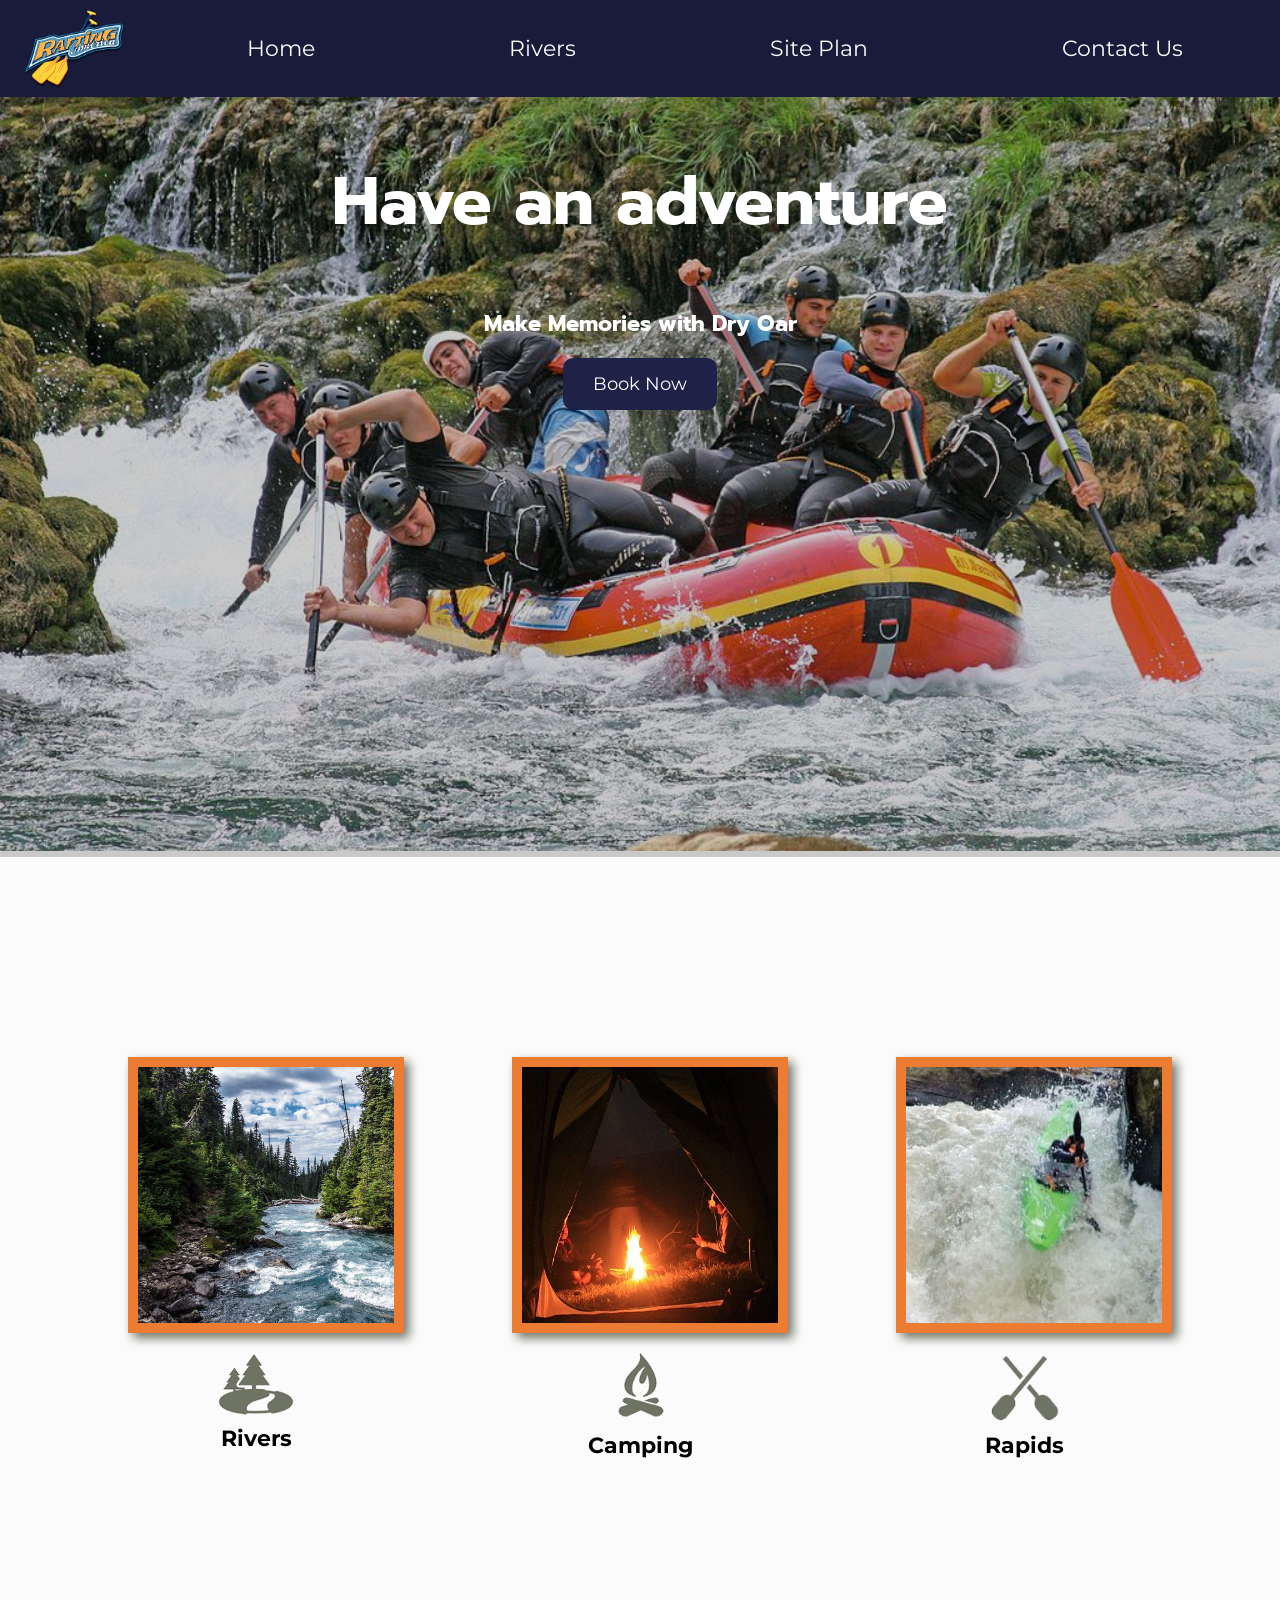
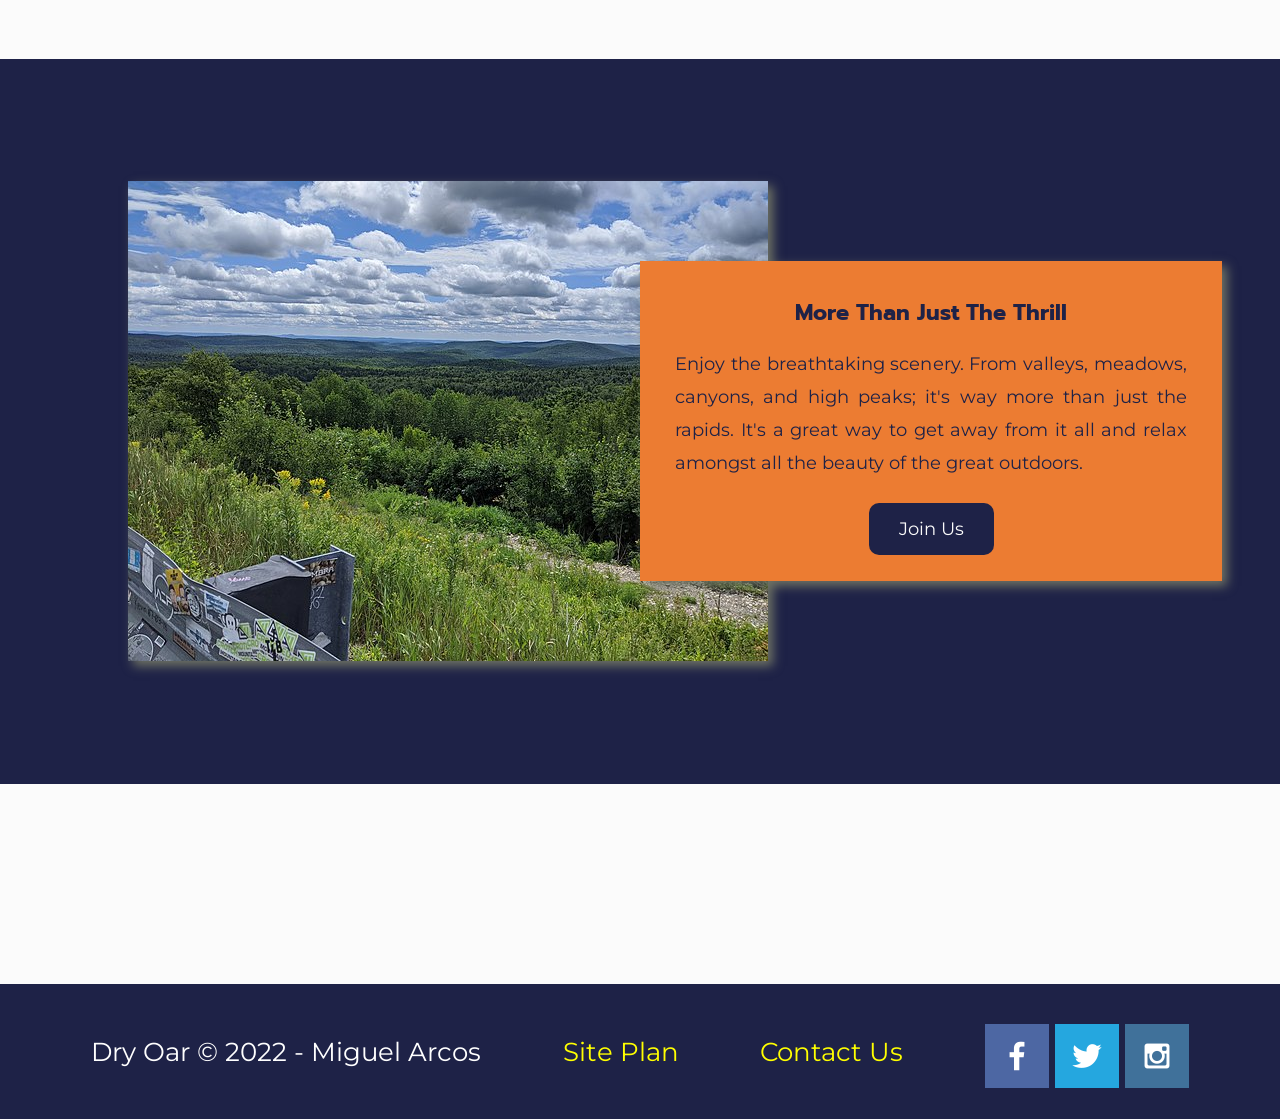
<file: wwr/index.html>
<!DOCTYPE html>
<html lang="en">
<head>
    <meta charset="UTF-8">
    <meta http-equiv="X-UA-Compatible" content="IE=edge">
    <meta name="viewport" content="width=device-width, initial-scale=1.0">
    <title>Rafting Home</title>
    <link rel="stylesheet" href="styles/styles.css">
</head>
<body>
    <div id="content" >
        <header>
            <a id="logo_link" href="index.html">
                <img class="logo" src="images/rafting.png" alt="Dry Oar Logo">
            </a>
            <nav>
                <a href="index.html">Home</a>
                <a href="rivers.html">Rivers</a>
                <a href="site-plan-rafting.html">Site Plan</a>
                <a href="contactus.html">Contact Us</a>
            </nav>
        </header>
        <div id="hero">
            <div id="hero-box">
                <img id="hero-img" src="images/hero.jpg" alt="People enjoying White water rafting">
            </div>
            <section id="hero-msg">
                <h1>Have an adventure</h1>
                <h4>Make Memories with Dry Oar </h4>
                <div class='button-box'>
                    <a class='book' href="rates.html">Book Now</a>
                </div>
            </section>
        </div>
        <main class="home-grid">
            <section class="rivers-card">
                <img class="card-img" src="images/rivers.jpg" alt="river in forest">
                <img class="icon" src="images/river_icon.png" alt="river icon">
                <h2>Rivers </h2>
            </section>
            <section class="camping-card">
                <img class="card-img" src="images/camping.jpg" alt="tent in mountains">
                <img class="icon" src="images/fire_icon.png" alt="fire icon">
                <h2>Camping </h2>
            </section>
            <section class="rapids-card">
                <img class="card-img" src="images/cascade.jpg" alt="rafting boat">
                <img class="icon" src="images/oars.png" alt="oars icon">
                <h2>Rapids </h2>
            </section>
            <div id="background"></div>
            <img class="mountains" src="images/mountains.jpg" alt="Misty mountains">
            <section class="msg">
                <h2>More Than Just The Thrill</h2>
                <p>Enjoy the breathtaking scenery. From valleys, meadows, canyons, and high peaks; it's way more than just the rapids. It's a great way to get away from it all and relax amongst all the beauty of the great outdoors. </p>
                <a class='join' href="rivers.html">Join Us</a>
            </section>
        </main>
        <footer>
            <p>Dry Oar &copy; 2022 - Miguel Arcos </p>
            <p><a href="site-plan-rafting.html">Site Plan</a></p>
            <p><a href="contactus.html">Contact Us</a></p>
            <div class="social">
                <a href="https://facebook.com" target="_blank">
                    <img src="images/facebook.png" alt="fb icon">
                </a>
                <a href="https://twitter.com" target="_blank">
                    <img src="images/twitter.png" alt="twitter icon">
                </a>
                <a href="https://instagram.com" target="_blank">
                    <img src="images/instagram.png" alt="instagram icon">
                </a>
            </div>
        </footer>
    </div>
</body>
</html>
</file>
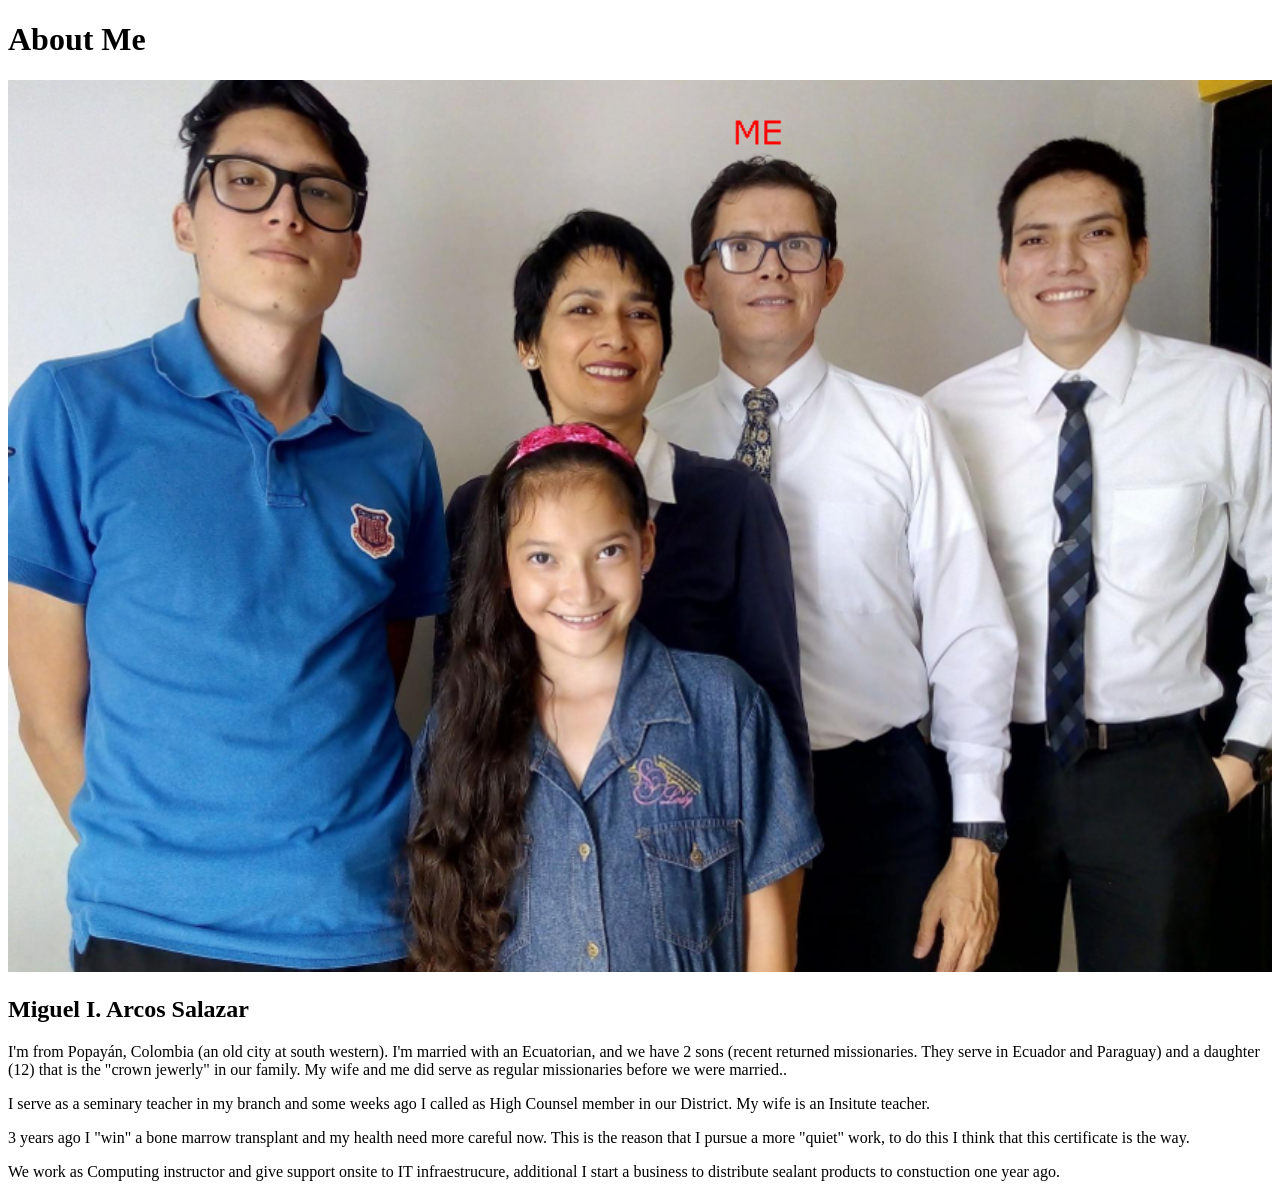
<file: W01/aboutme/index.html>
<!DOCTYPE html>
<html lang="en">
<head>
    <meta charset="UTF-8">
    <meta http-equiv="X-UA-Compatible" content="IE=edge">
    <meta name="viewport" content="width=device-width, initial-scale=1.0">
    <meta rel="stylesheet" type="text/css" href="styles/style.css">
    <title>All About Me</title>
</head>
<body>
    <div>
        <h1>About Me</h1>
        <img src="images/me.png" alt="My picture" width="100%" height="100%">
        <h2>Miguel I. Arcos Salazar</h2>
        <p>I'm from Popayán, Colombia (an old city at south western). I'm married with an Ecuatorian, and we have 2 sons (recent returned missionaries. They serve in Ecuador and Paraguay) and a daughter (12) that is the "crown jewerly" in our family. My wife and me did serve as regular missionaries before we were married..</p>
        <p>I serve as a seminary teacher in my branch and some weeks ago I called as High Counsel member in our District. My wife is an Insitute teacher. </p>
        <p>3 years ago I "win" a bone marrow transplant and my health need more careful now. This is the reason that I pursue a more "quiet" work, to do this I think that this certificate is the way. </p>
        <p>We work as Computing instructor and give support onsite to IT infraestrucure, additional I start a business to distribute sealant products to constuction one year ago.</p>
    </div>
</body>
</html>
</file>
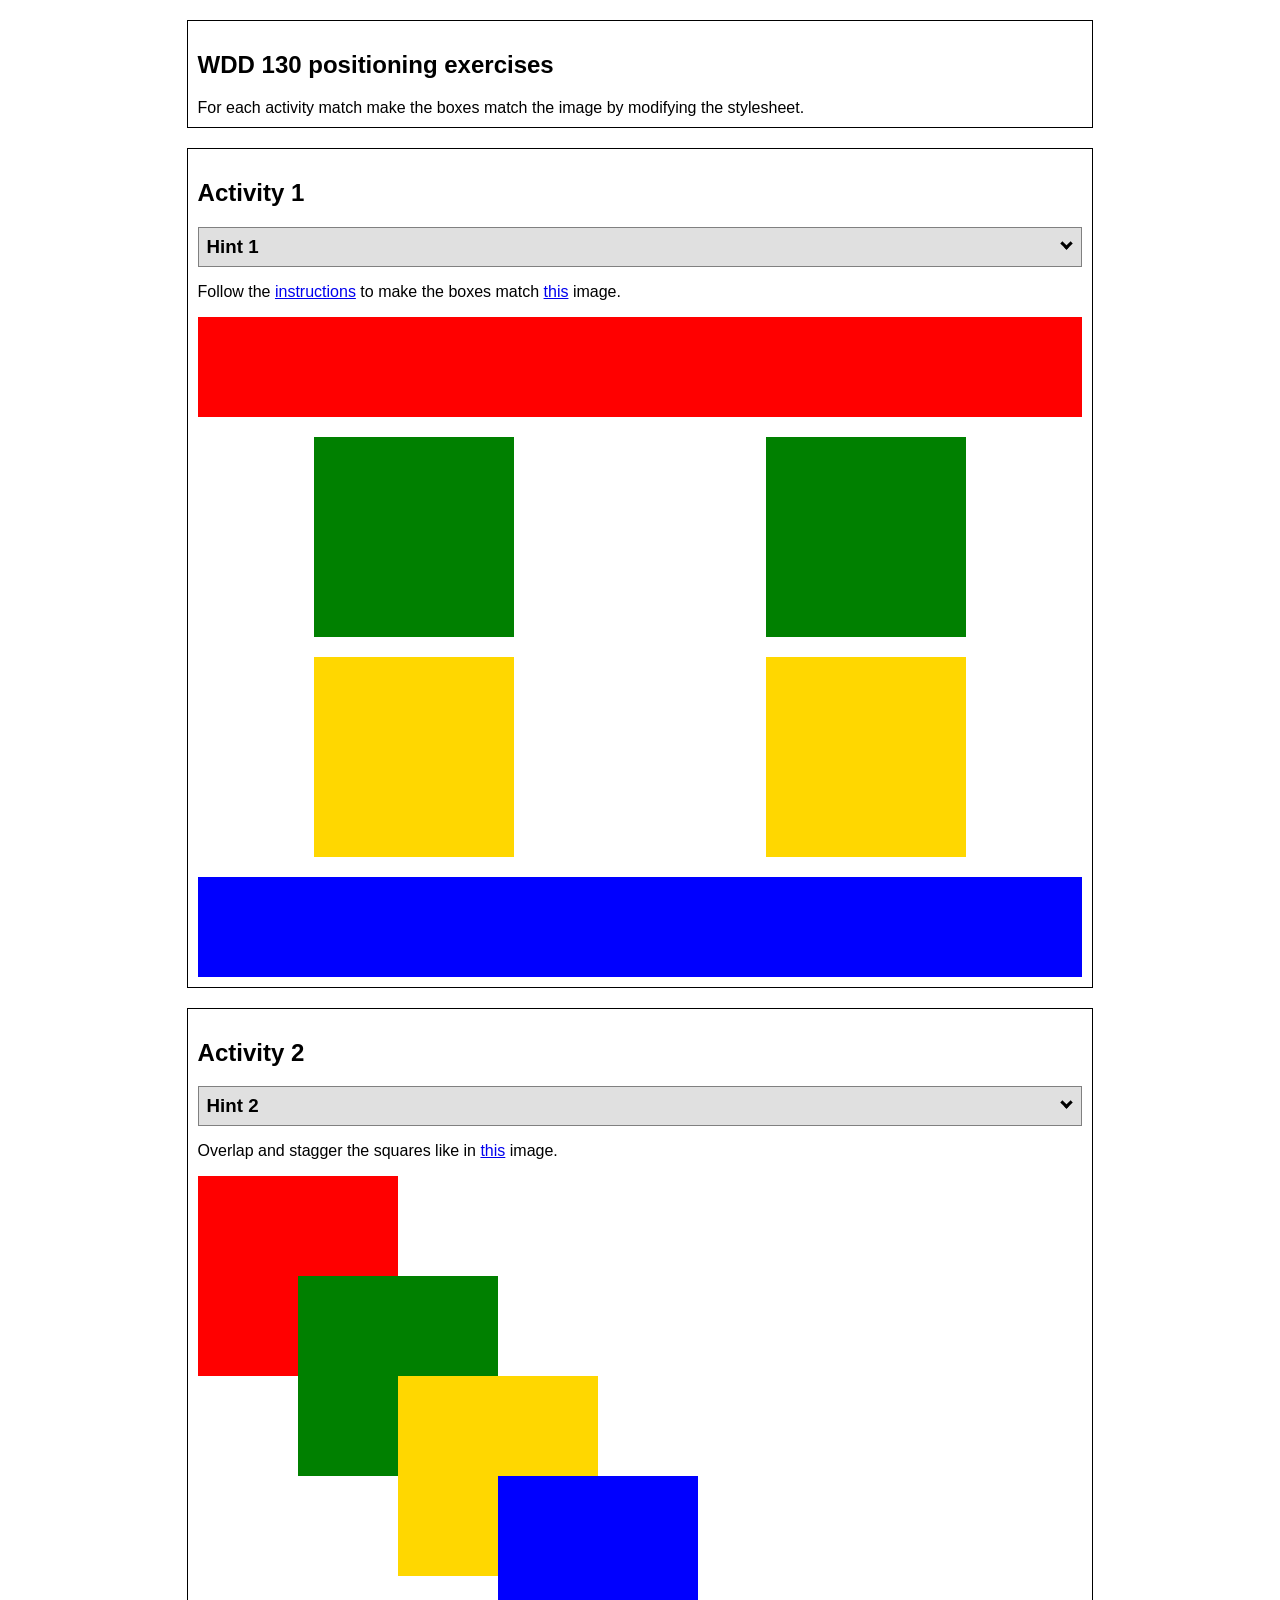
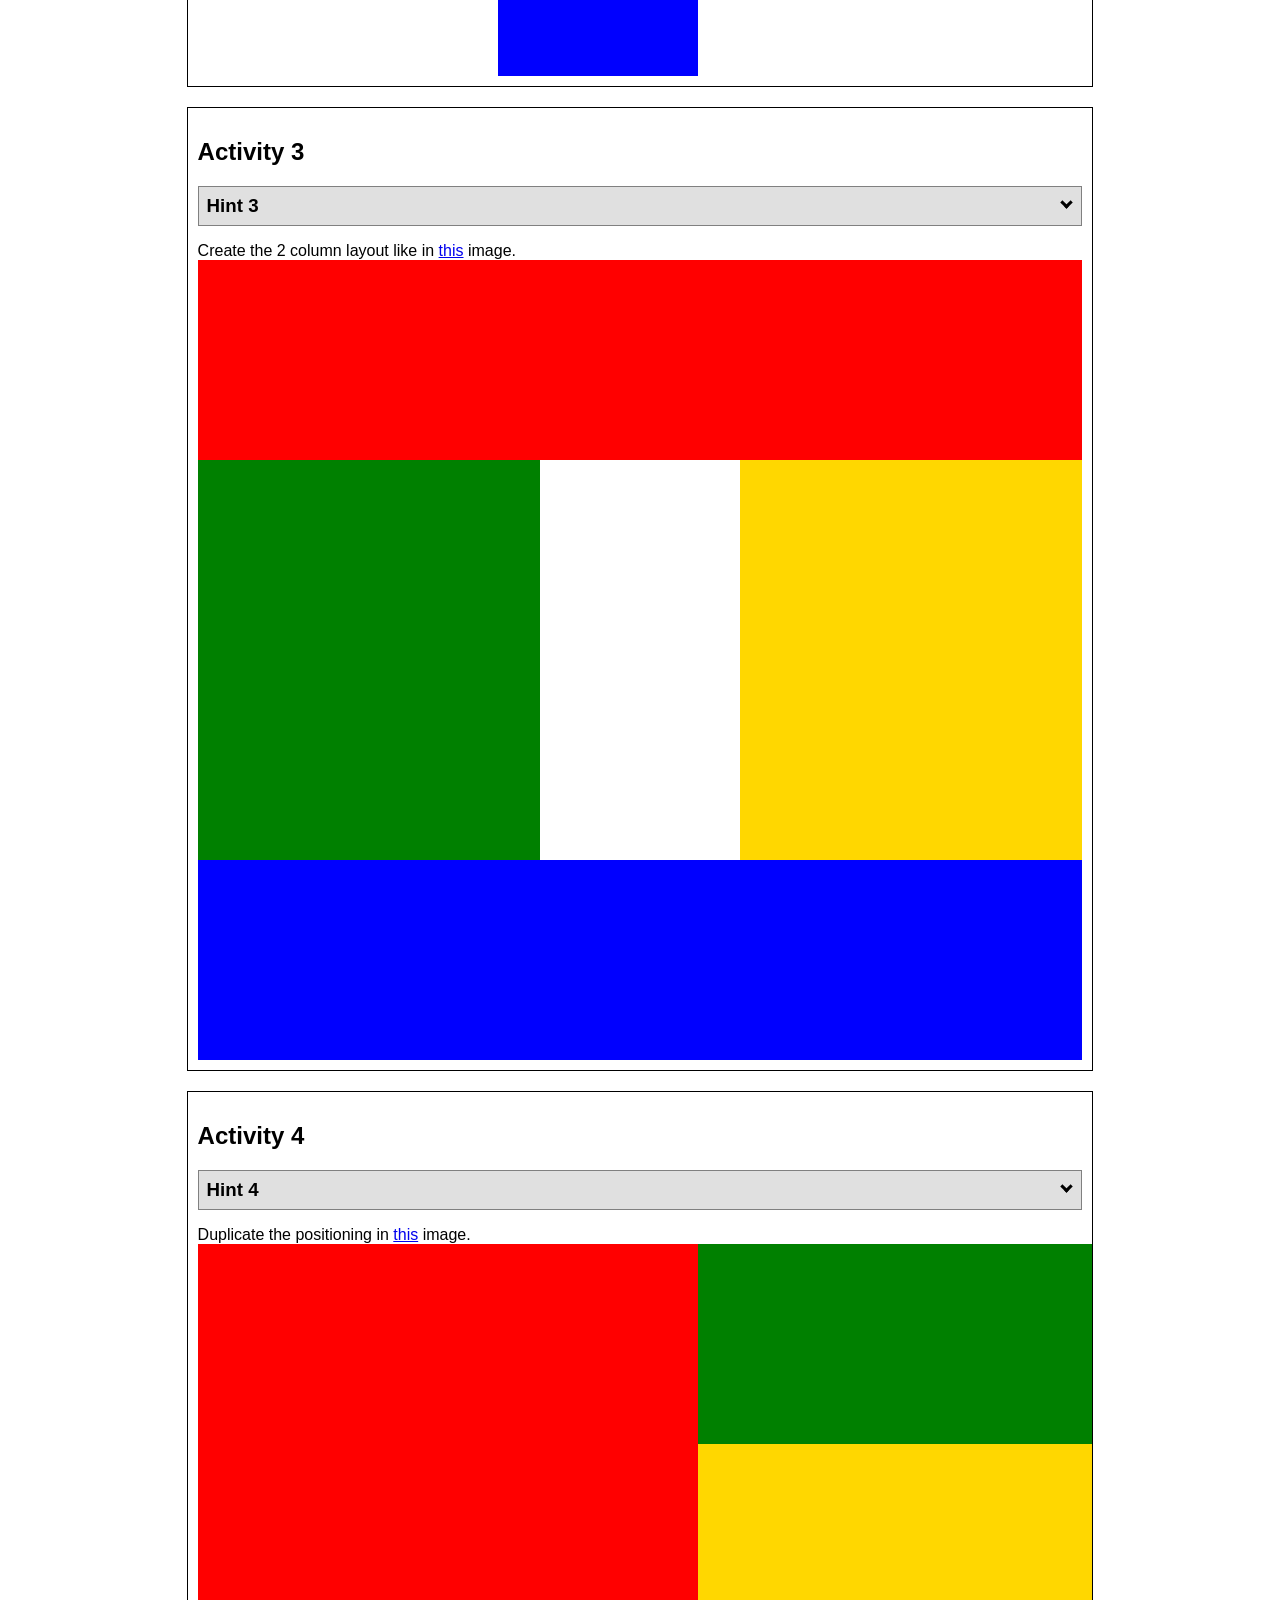
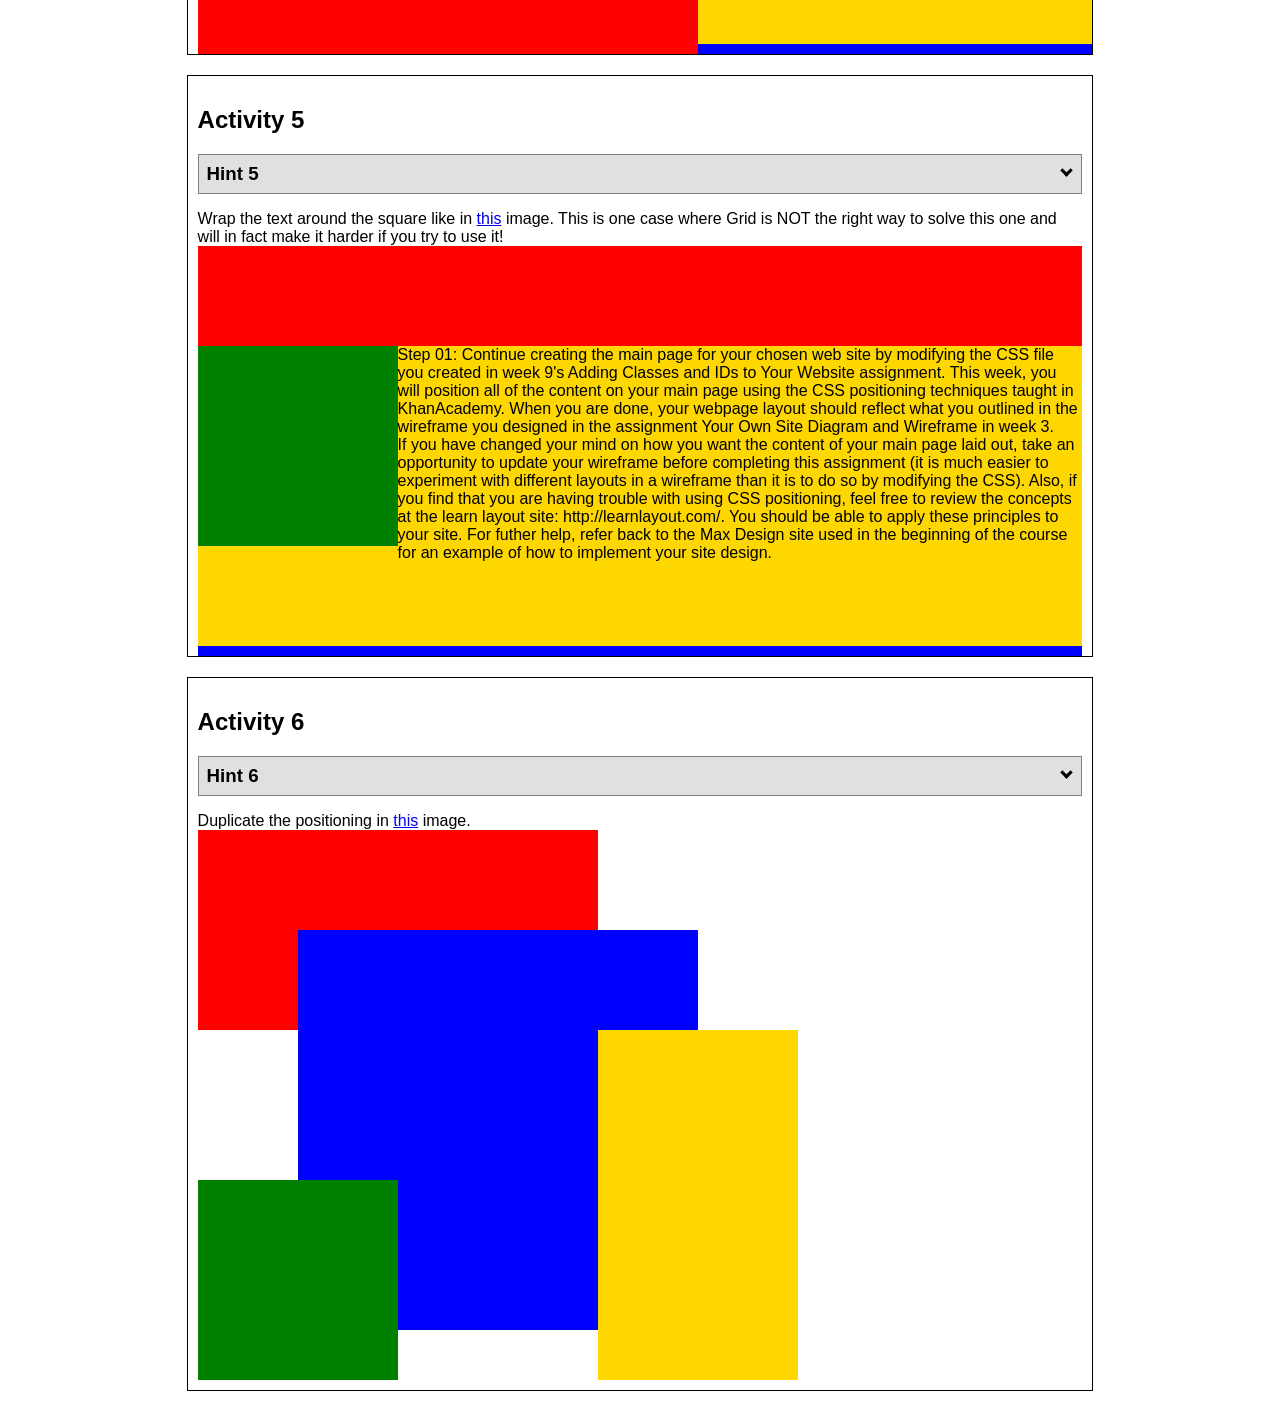
<file: positioning.html>
<!DOCTYPE html>
<html lang="en">
  <head>
    <!-- HTML - Name: positioning.html -->
    <title>Positioning Activity</title>
    <link rel="stylesheet" type="text/css" href="positionstyles.css" />
  </head>
  <body>
    <div class="activity">
      <h2>WDD 130 positioning exercises</h2>
      For each activity match make the boxes match the image by modifying the stylesheet.</div>
    <div class="activity">
      <h2>Activity 1</h2>
      <section class="hint"><input type="checkbox" ><i></i> <h3>Hint 1</h3><div><p>Check out the <a href="https://byui-wdd.github.io/wdd130/activities/w06-css-positioning.html" target="_blank">activity instructions</a> in Ilearn!</p></div></section>
      <p>Follow the <a href="https://byui-wdd.github.io/wdd130/activities/w06-css-positioning.html" target="_blank">instructions</a> to make the boxes match  <a href="https://byui-wdd.github.io/wdd130/images/example1.png" target="_blank">this</a> image.</p>
      <div class="content1" >
        <div class="red1" ></div>
        <div class="green1" ></div>
        <div class="green1" ></div>
        <div class="yellow1"></div>
        <div class="yellow1"></div>
        <div class="blue1"></div>
      </div>
    </div>
    <div class="activity">
      <h2>Activity 2</h2>
      <section class="hint"><input type="checkbox" > <h3>Hint 2</h3><i></i><div><p>Remember that the best way to shift elements around slightly on the page is with Margins.  You could also use Grid.  Either would work for this. If you choose margin, you can use a <em>negative</em> margin. (ie margin-top: -20px;)</p><h4>Properties used:</h4><ul><li>margin-top, margin-left</li><li>...or...</li><li>grid-template-columns: 50px 50px 50px 50px 50px </li></ul></div></section>
      <p>Overlap and stagger the squares like in <a href="https://byui-wdd.github.io/wdd130/images/example2.png" target="_blank">this</a> image.</p>
      <div class="content2" >
        <div class="red2" ></div>
        <div class="green2" ></div>
        <div class="yellow2"></div>
        <div class="blue2"></div>
      </div>
    </div>
    <div class="activity">
      <h2>Activity 3</h2>
      <section class="hint"><input type="checkbox" > <h3>Hint 3</h3><i></i><div><p>This one is going to be best solved with CSS Grid. Remember to make the boxes the right width first...then start moving them around. </p><h4>Properties used:</h4><ul><li>display:grid;</li><li>grid-template-columns:</li><li>grid-column-gap:</li>
        <li>grid-column:</li>  </ul></div></section>
      Create the 2 column layout like in <a href="https://byui-wdd.github.io/wdd130/images/example3.png" target="_blank">this</a>  image.
      <div class="content3" >
        <div class="red3" ></div>
        <div class="green3" ></div>
        <div class="yellow3"></div>
        <div class="blue3"></div>
      </div>
    </div>
    <div class="activity">
      <h2>Activity 4</h2>
      <section class="hint"><input type="checkbox" > <h3>Hint 4</h3><i></i><div><p>For the others we have been primarily concerned with width. For this one you will need to adjust height as well. </p><h4>Properties used:</h4><ul><li>display:grid;</li><li>grid-template-columns:</li><li>grid-row:</li></ul></div></section>
      Duplicate the positioning in <a href="https://byui-wdd.github.io/wdd130/images/example4.png" target="_blank">this</a> image. 
      <div class="content4" >
        <div class="red4" ></div>
        <div class="green4" ></div>
        <div class="yellow4"></div>
        <div class="blue4"></div>
      </div>
    </div>

    <div class="activity">
      <h2>Activity 5</h2>
      <section class="hint"><input type="checkbox" > <h3>Hint 5</h3><i></i><div><p>Grid is <strong>not</strong> the right way to do this.  In fact there is only one way to really do that...and that is with float. Remember that we float the thing we want the text to wrap around.  Also remember to start by making all the shapes the right size and shape.</p><h4>Properties used:</h4><ul><li>float: left;</li></ul></div></section>
      Wrap the text around the square like in <a href="https://byui-wdd.github.io/wdd130/images/example5.png" target="_blank">this</a> image. This is one case where Grid is NOT the right way to solve this one and will in fact make it harder if you try to use it!
      <div class="content5" >
        <div class="red5" ></div>
        <div class="green5" ></div>
        <div class="yellow5">Step 01: Continue creating the main page for your chosen web site by modifying the CSS file you created in week 9's Adding Classes and IDs to Your Website assignment. This week, you will position all of the content on your main page using the CSS positioning techniques taught in KhanAcademy. When you are done, your webpage layout should reflect what you outlined in the wireframe you designed in the assignment Your Own Site Diagram and Wireframe in week 3. <br />
          If you have changed your mind on how you want the content of your main page laid out, take an opportunity to update your wireframe before completing this assignment (it is much easier to experiment with different layouts in a wireframe than it is to do so by modifying the CSS). Also, if you find that you are having trouble with using CSS positioning, feel free to review the concepts at the learn layout site: http://learnlayout.com/. You should be able to apply these principles to your site. For futher help, refer back to the Max Design site used in the beginning of the course for an example of how to implement your site design.</div>
        <div class="blue5"></div>
      </div>
    </div>
    <div class="activity">
      <h2>Activity 6</h2>
      <section class="hint"><input type="checkbox" > <h3>Hint 6</h3><i></i><div><p>This one is all about visualizing the grid behind the layout. If you are having a hard time doing that first: all the sizes are even multiples of 100, and second here is another example with the lines drawn: <a href="https://byui-wdd.github.io/wdd130/images/example6-hint.png" target="_blank">example 6 with lines</a>. For this one you will find it easiest if you use px for the column width. You can also use <kbd>z-index</kbd> to control the element layering.    </p><h4>Properties used:</h4><ul><li>display:grid;</li><li>grid-template-columns:</li><li>grid-column:</li><li>grid-row:</li><li><a href="https://www.w3schools.com/cssref/pr_pos_z-index.asp" target="_blank">z-index:</a></li></ul></div></section>
      Duplicate the positioning in <a href="https://byui-wdd.github.io/wdd130/images/example6.png" target="_blank">this</a> image.
      <div class="content6" >
        <div class="red6" ></div>
        <div class="green6" ></div>
        <div class="yellow6"></div>
        <div class="blue6"></div>
      </div>
    </div>
  </body>
</html>
</file>
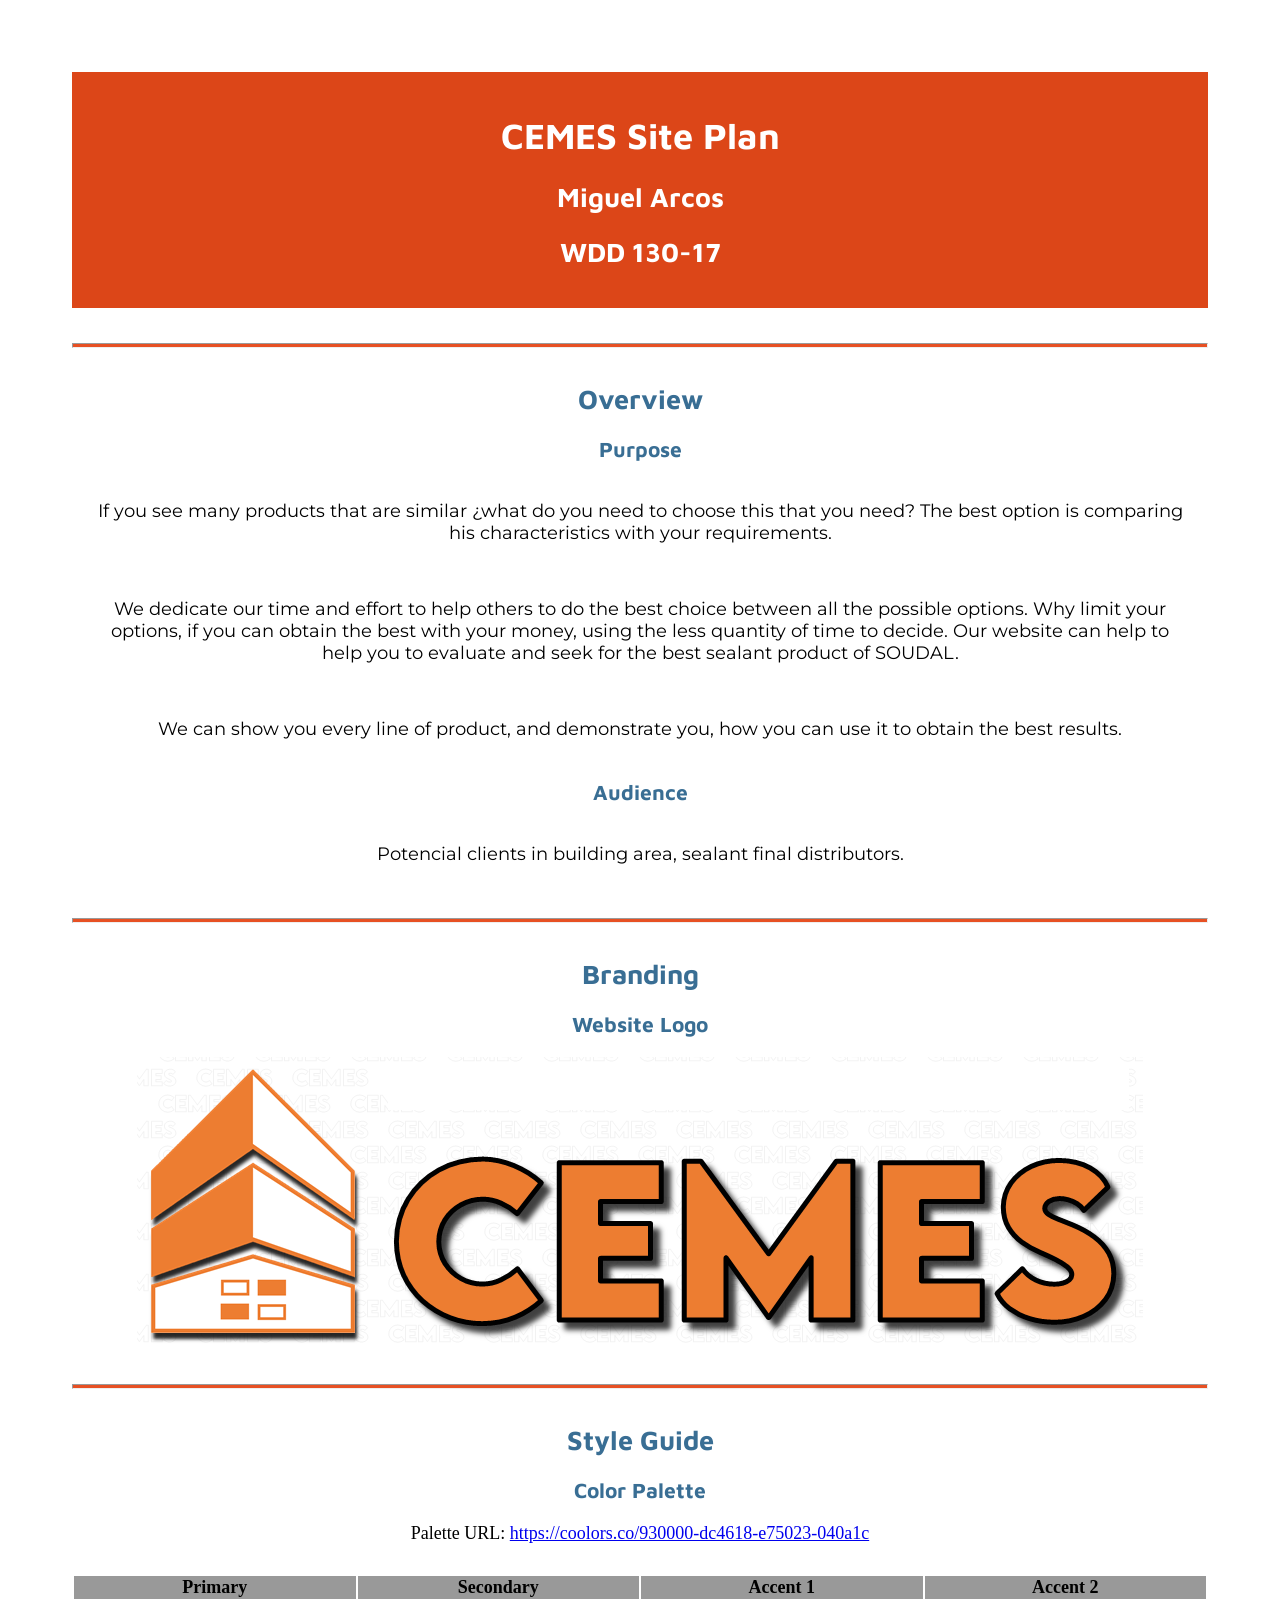
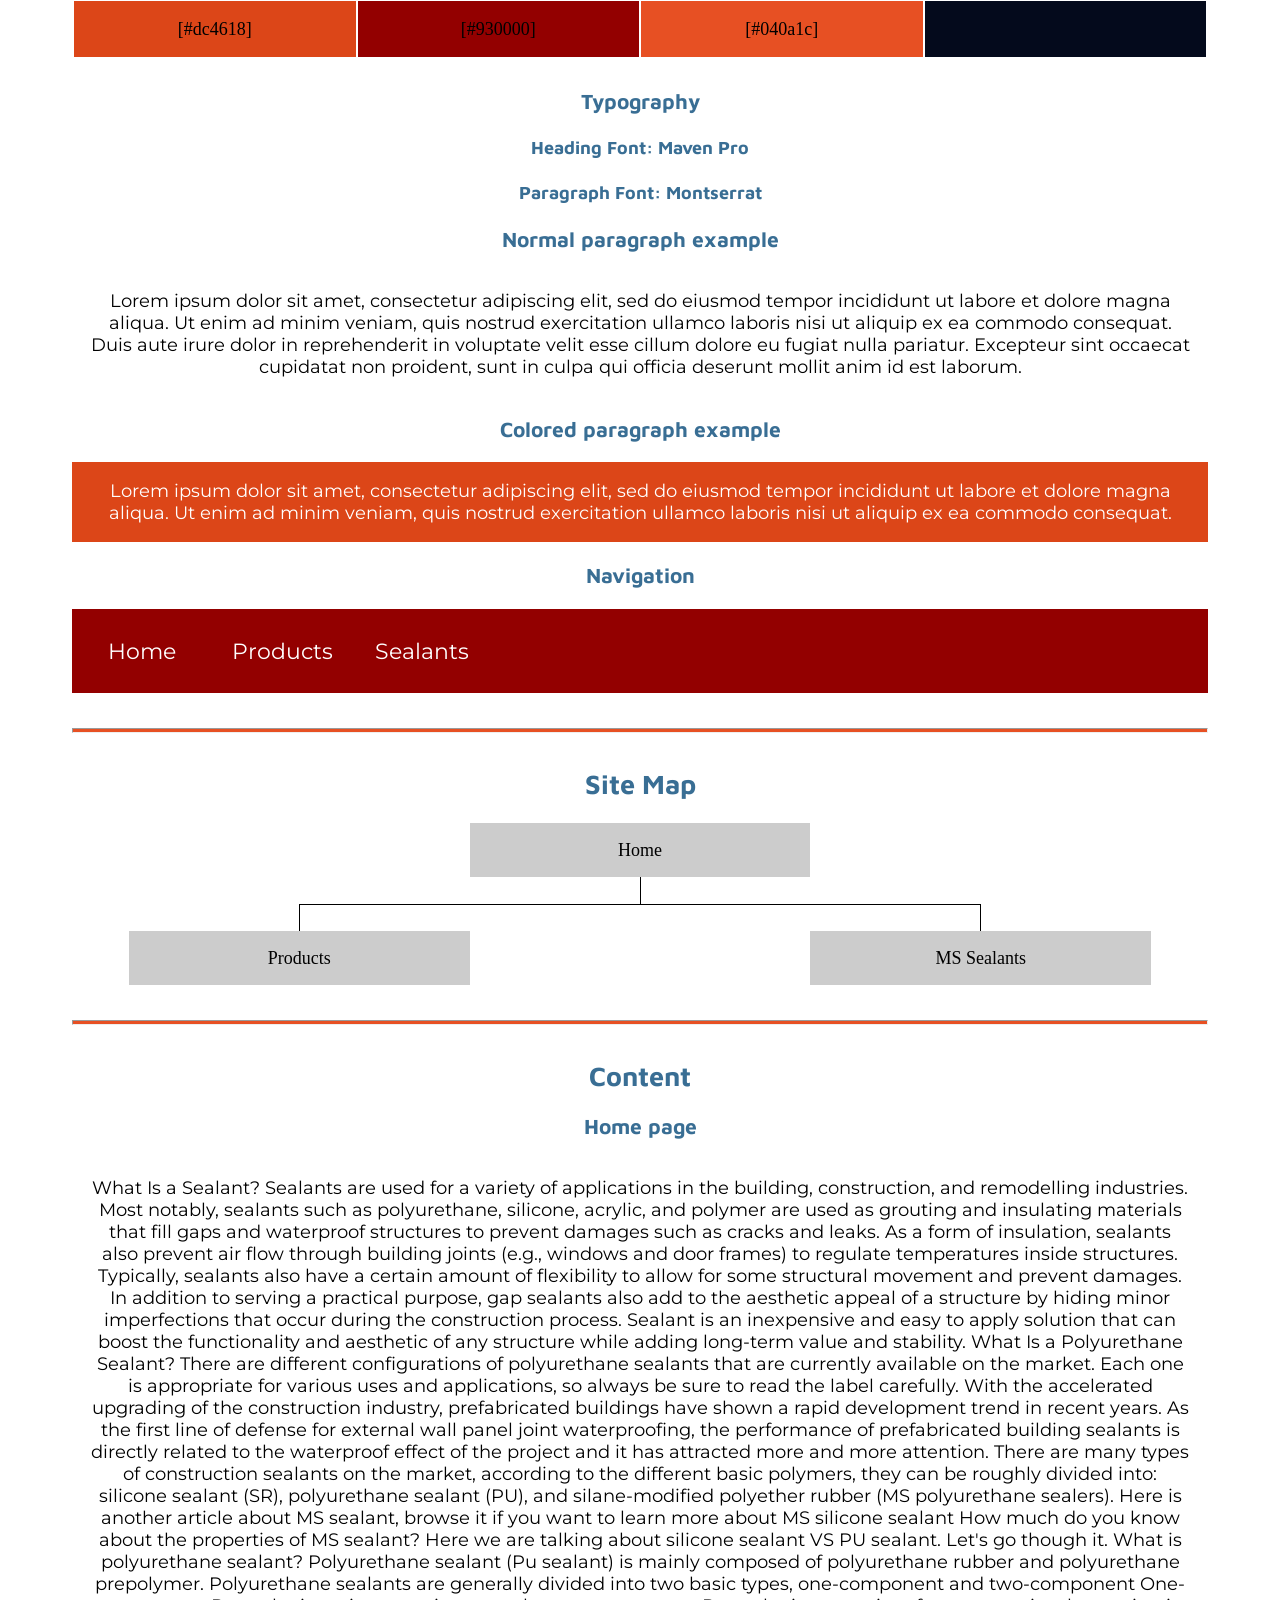
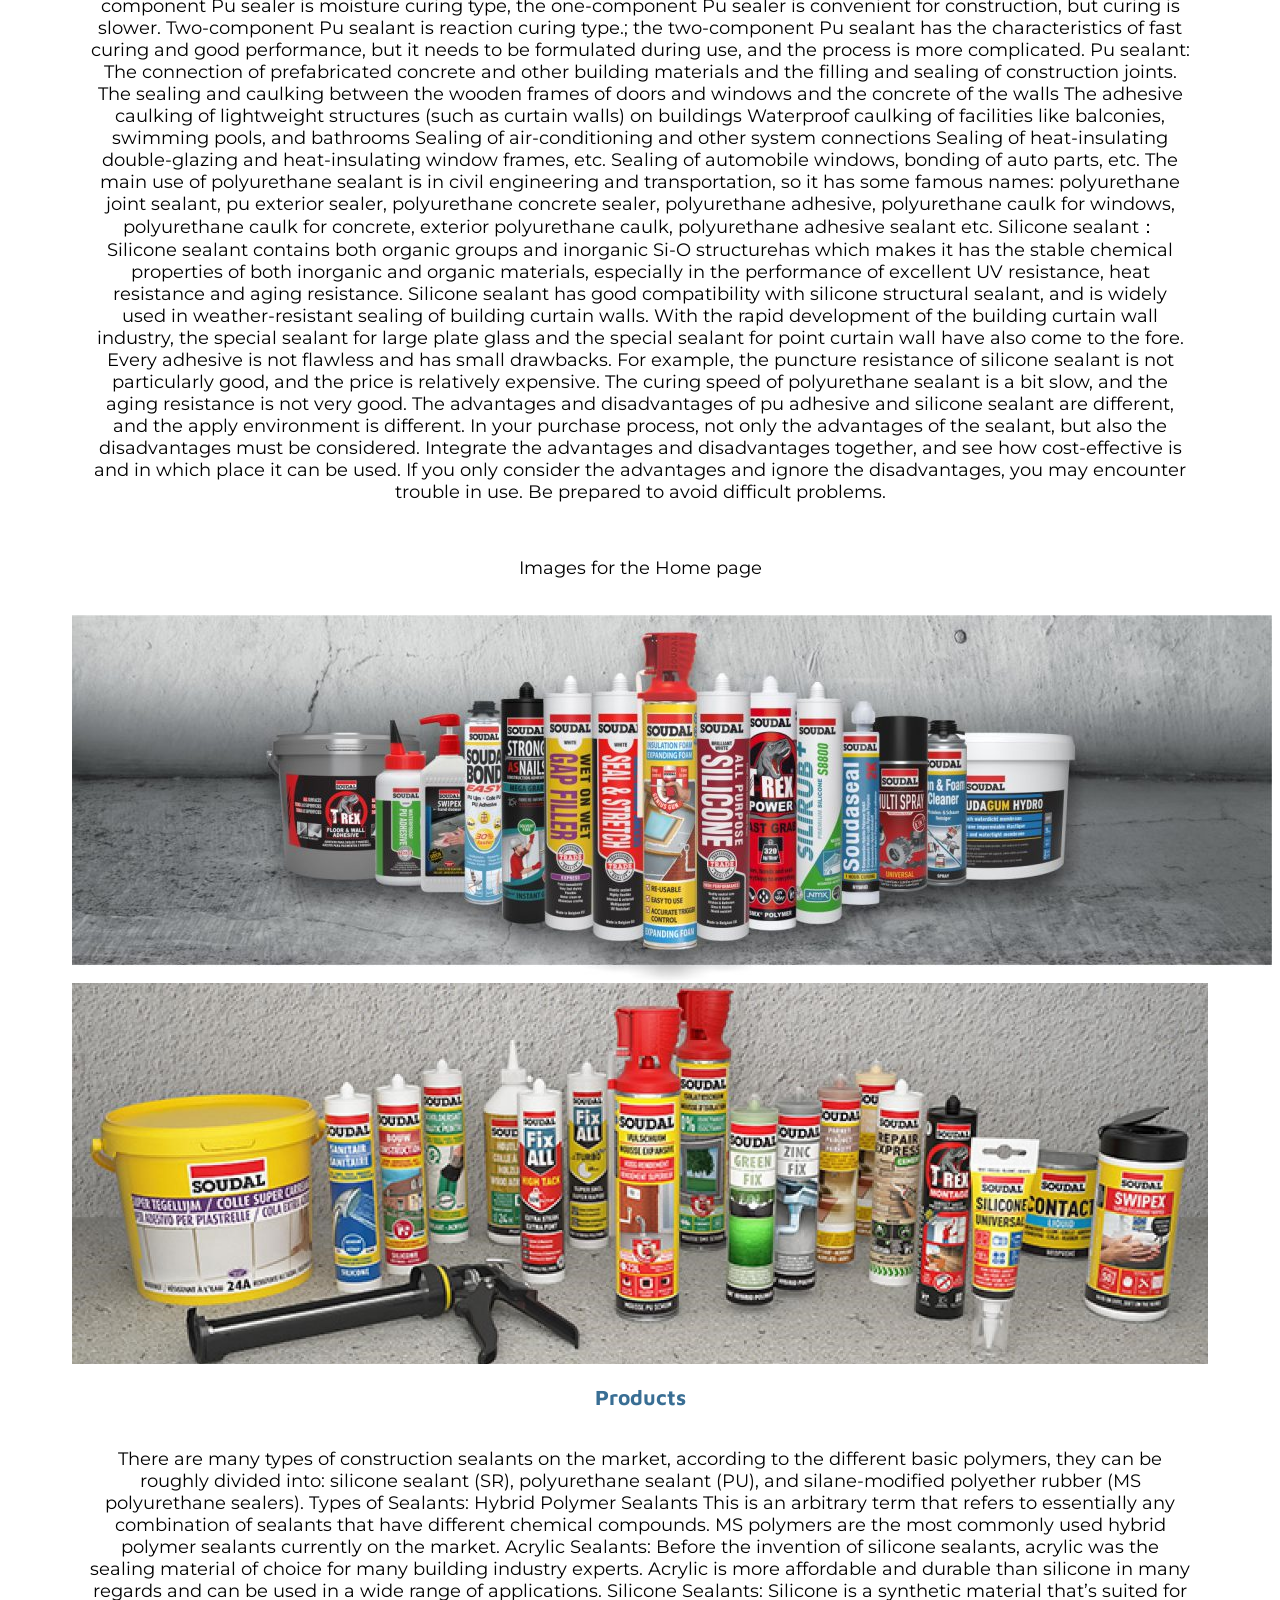
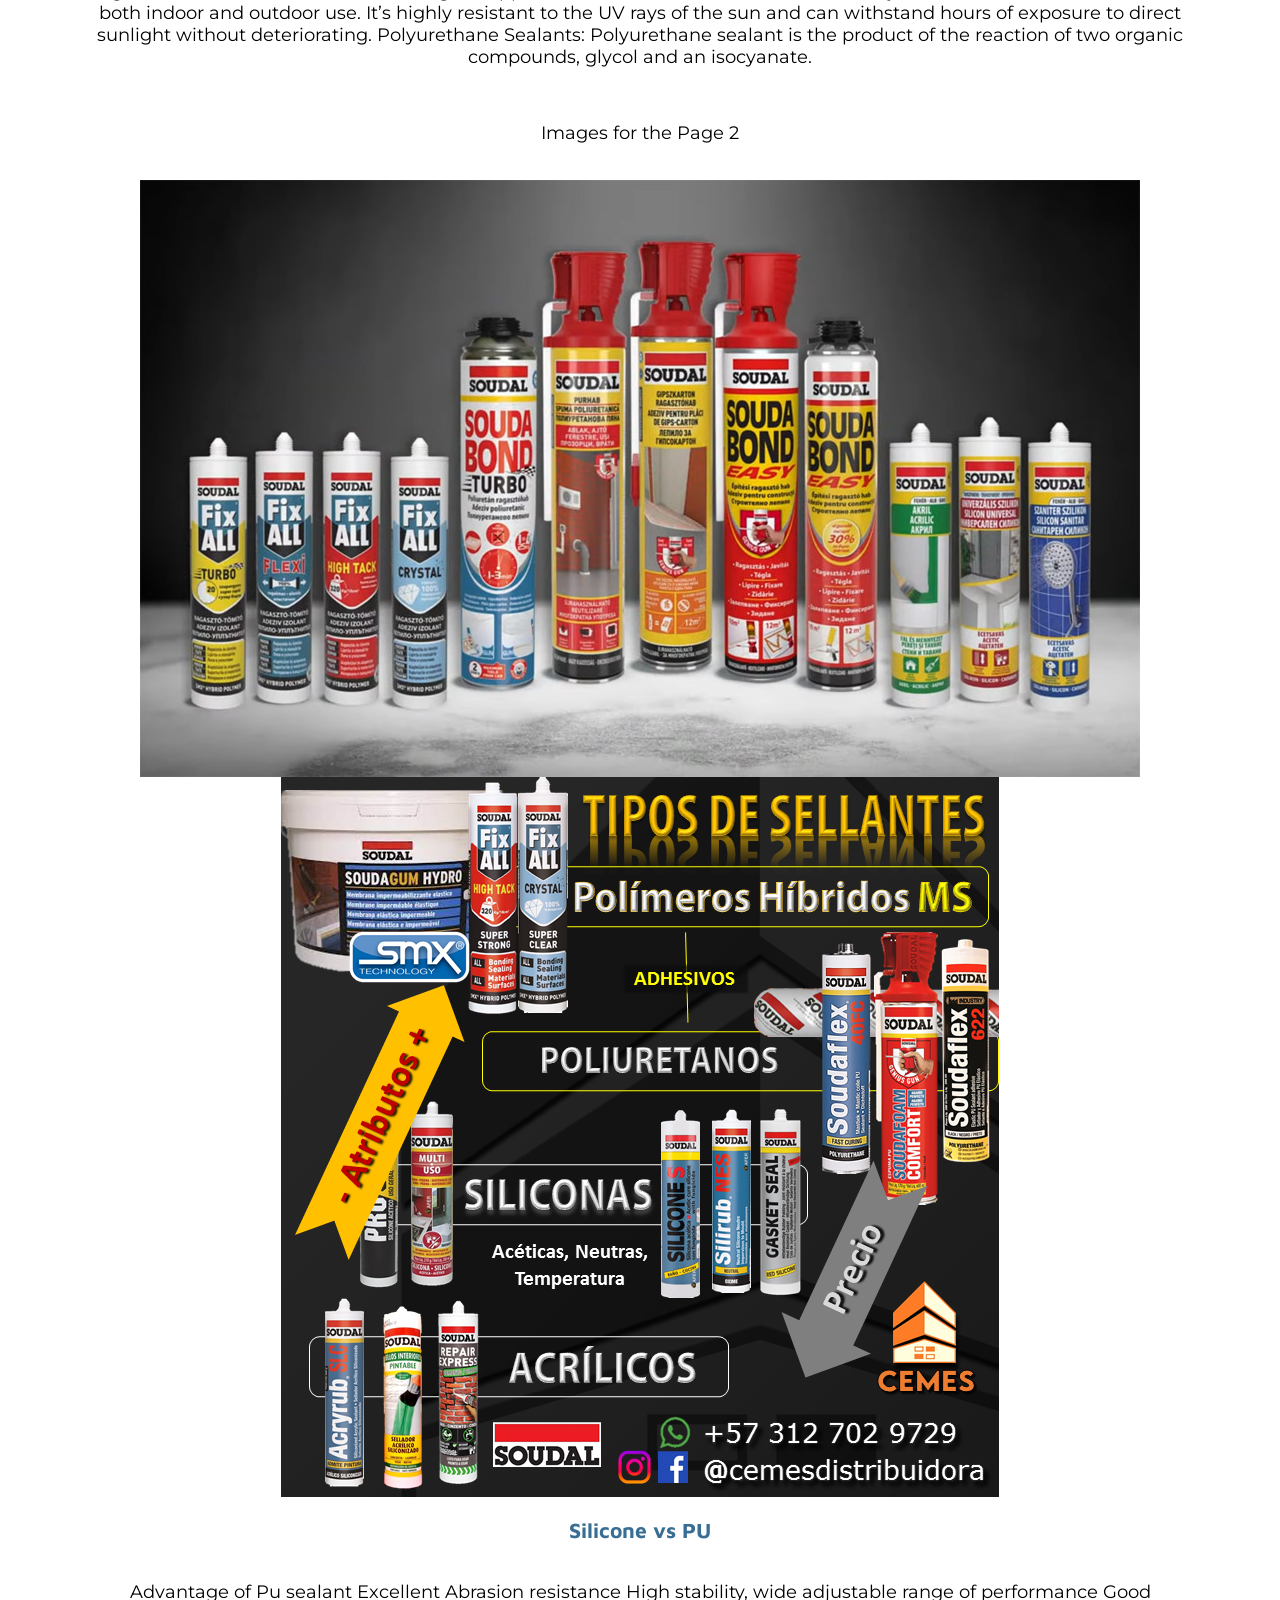
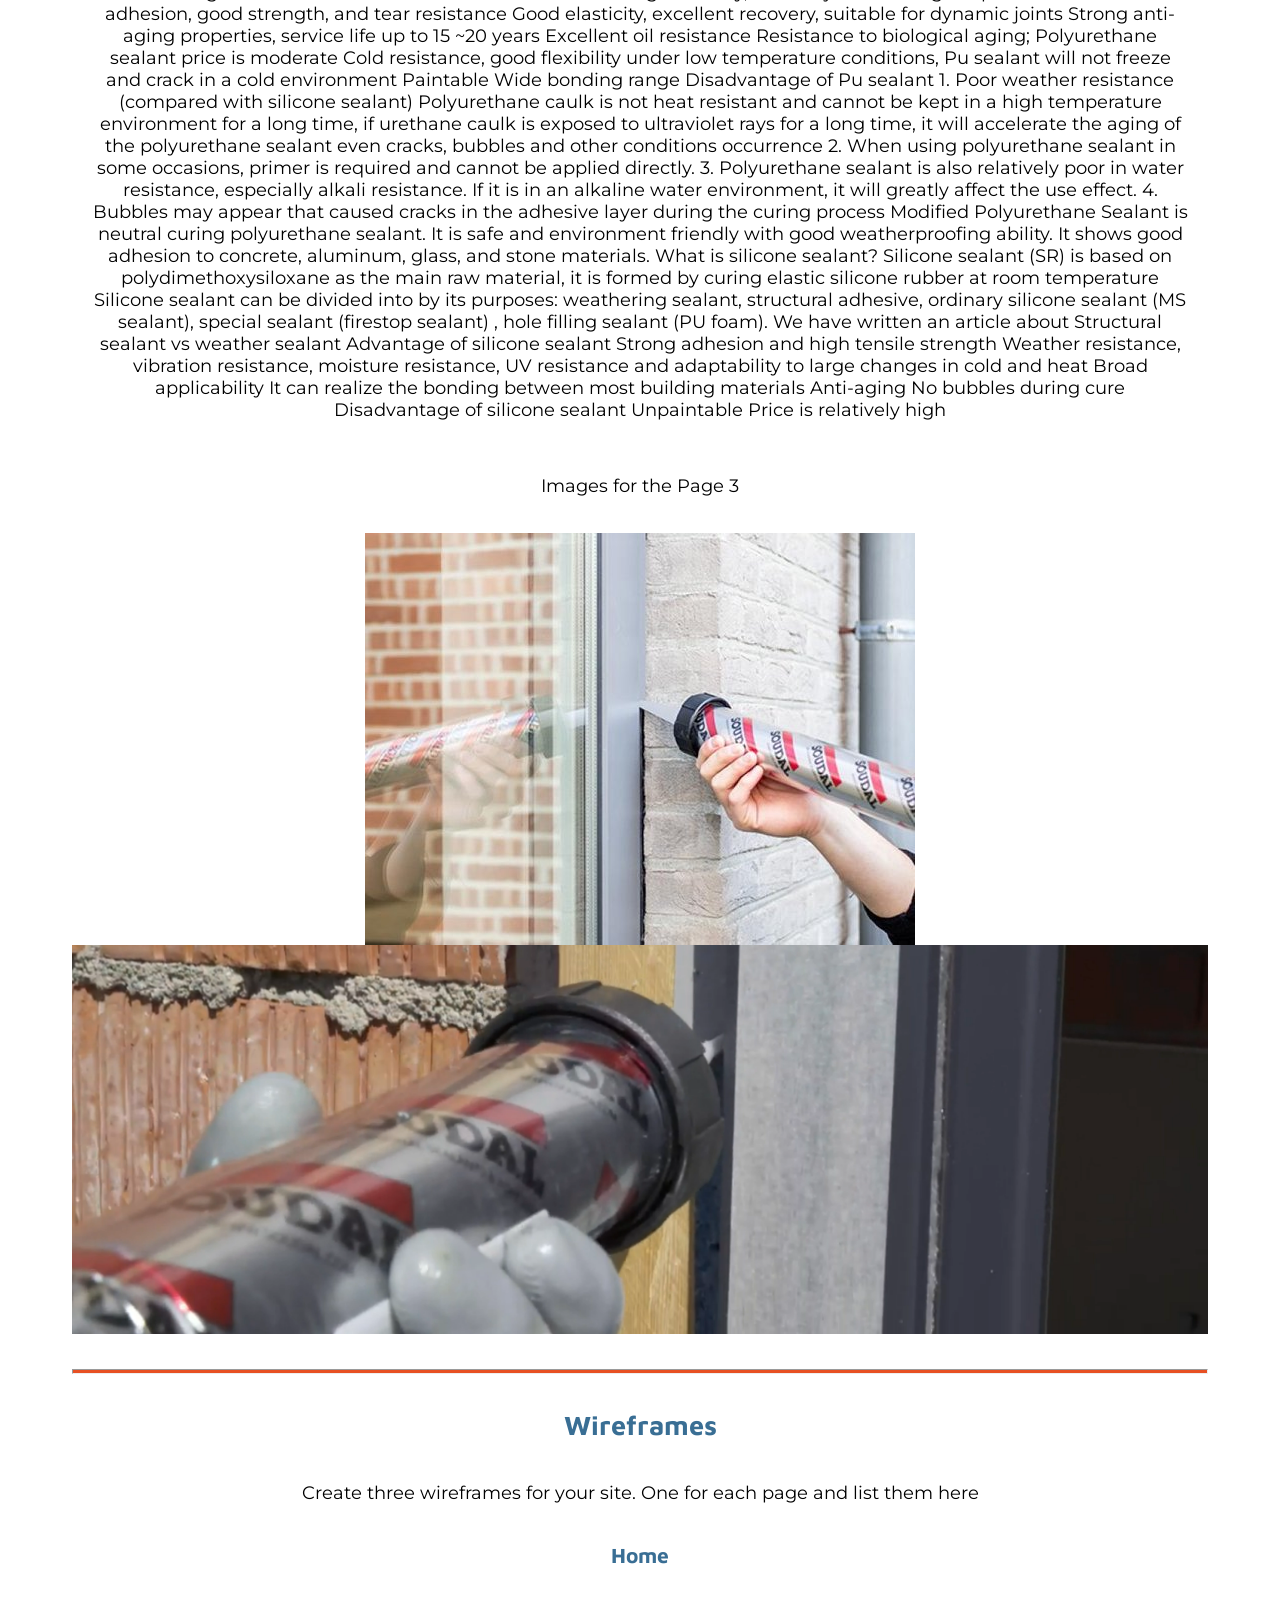
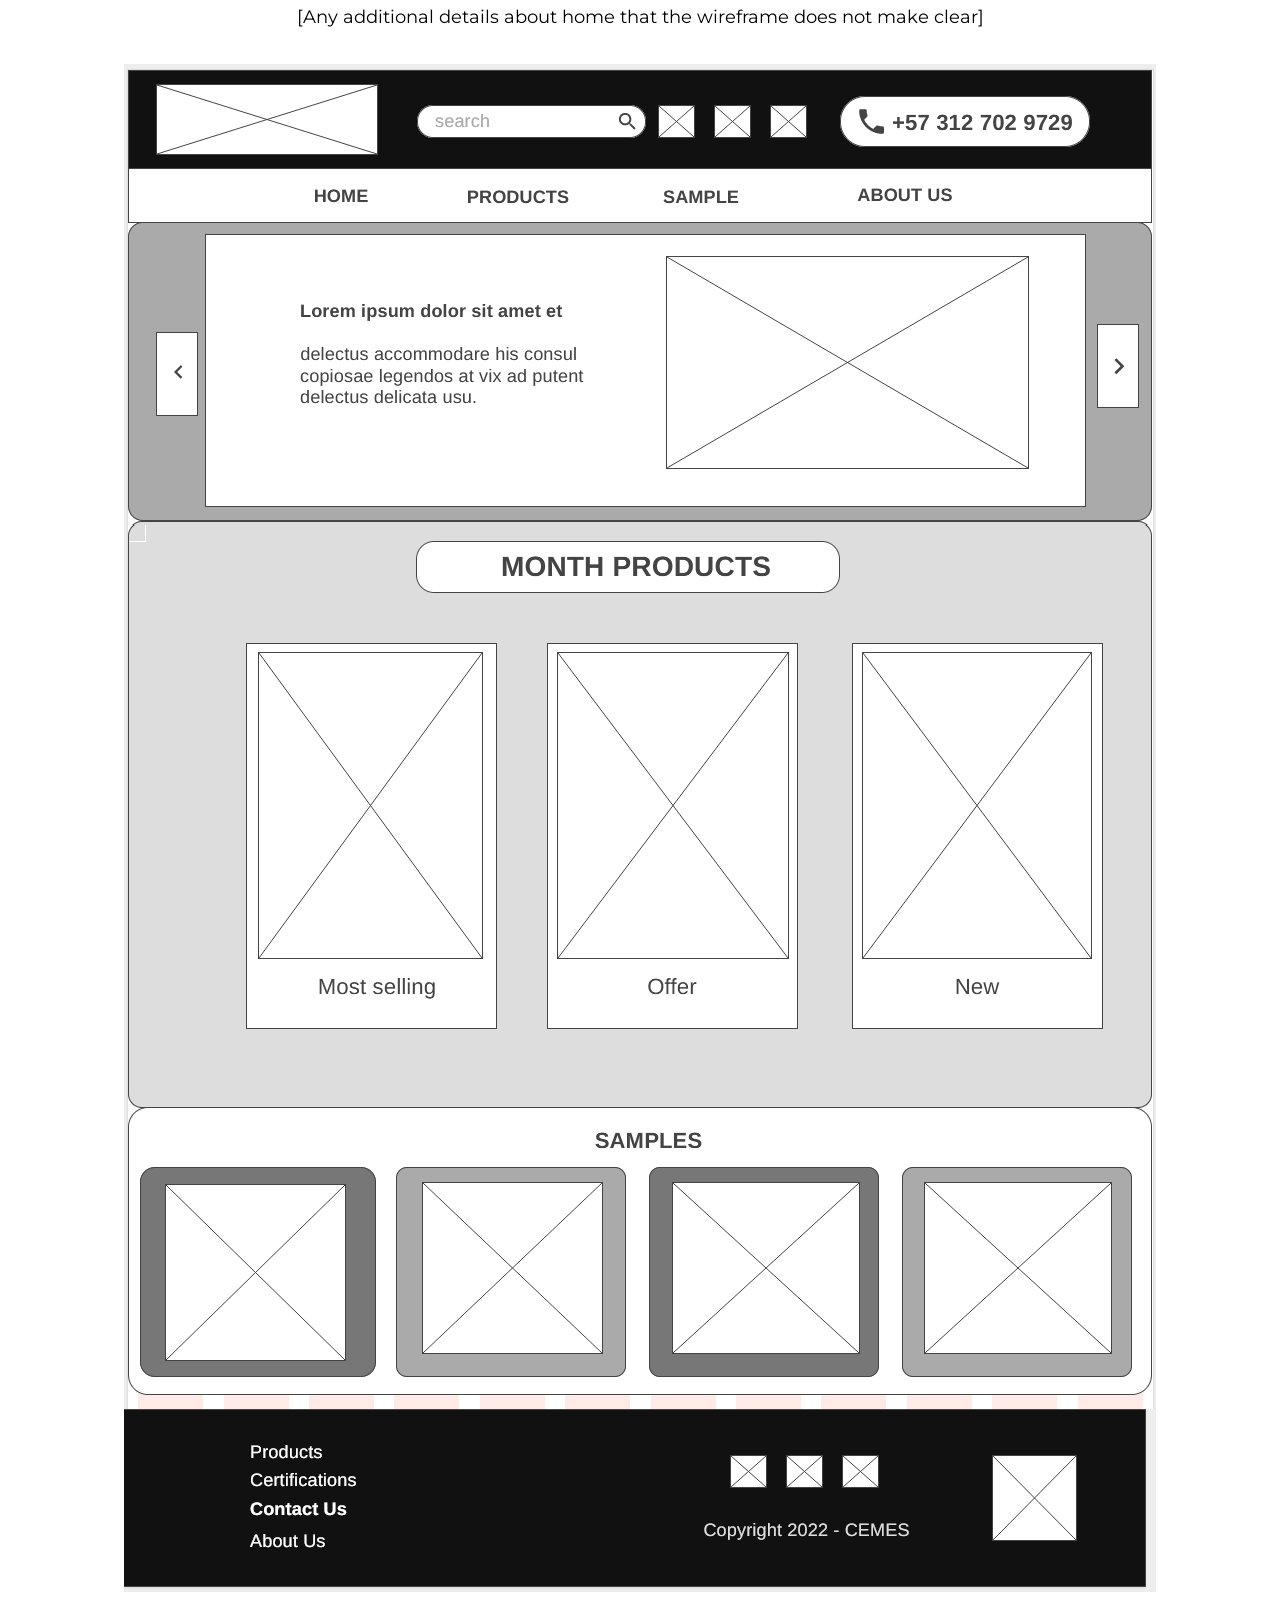
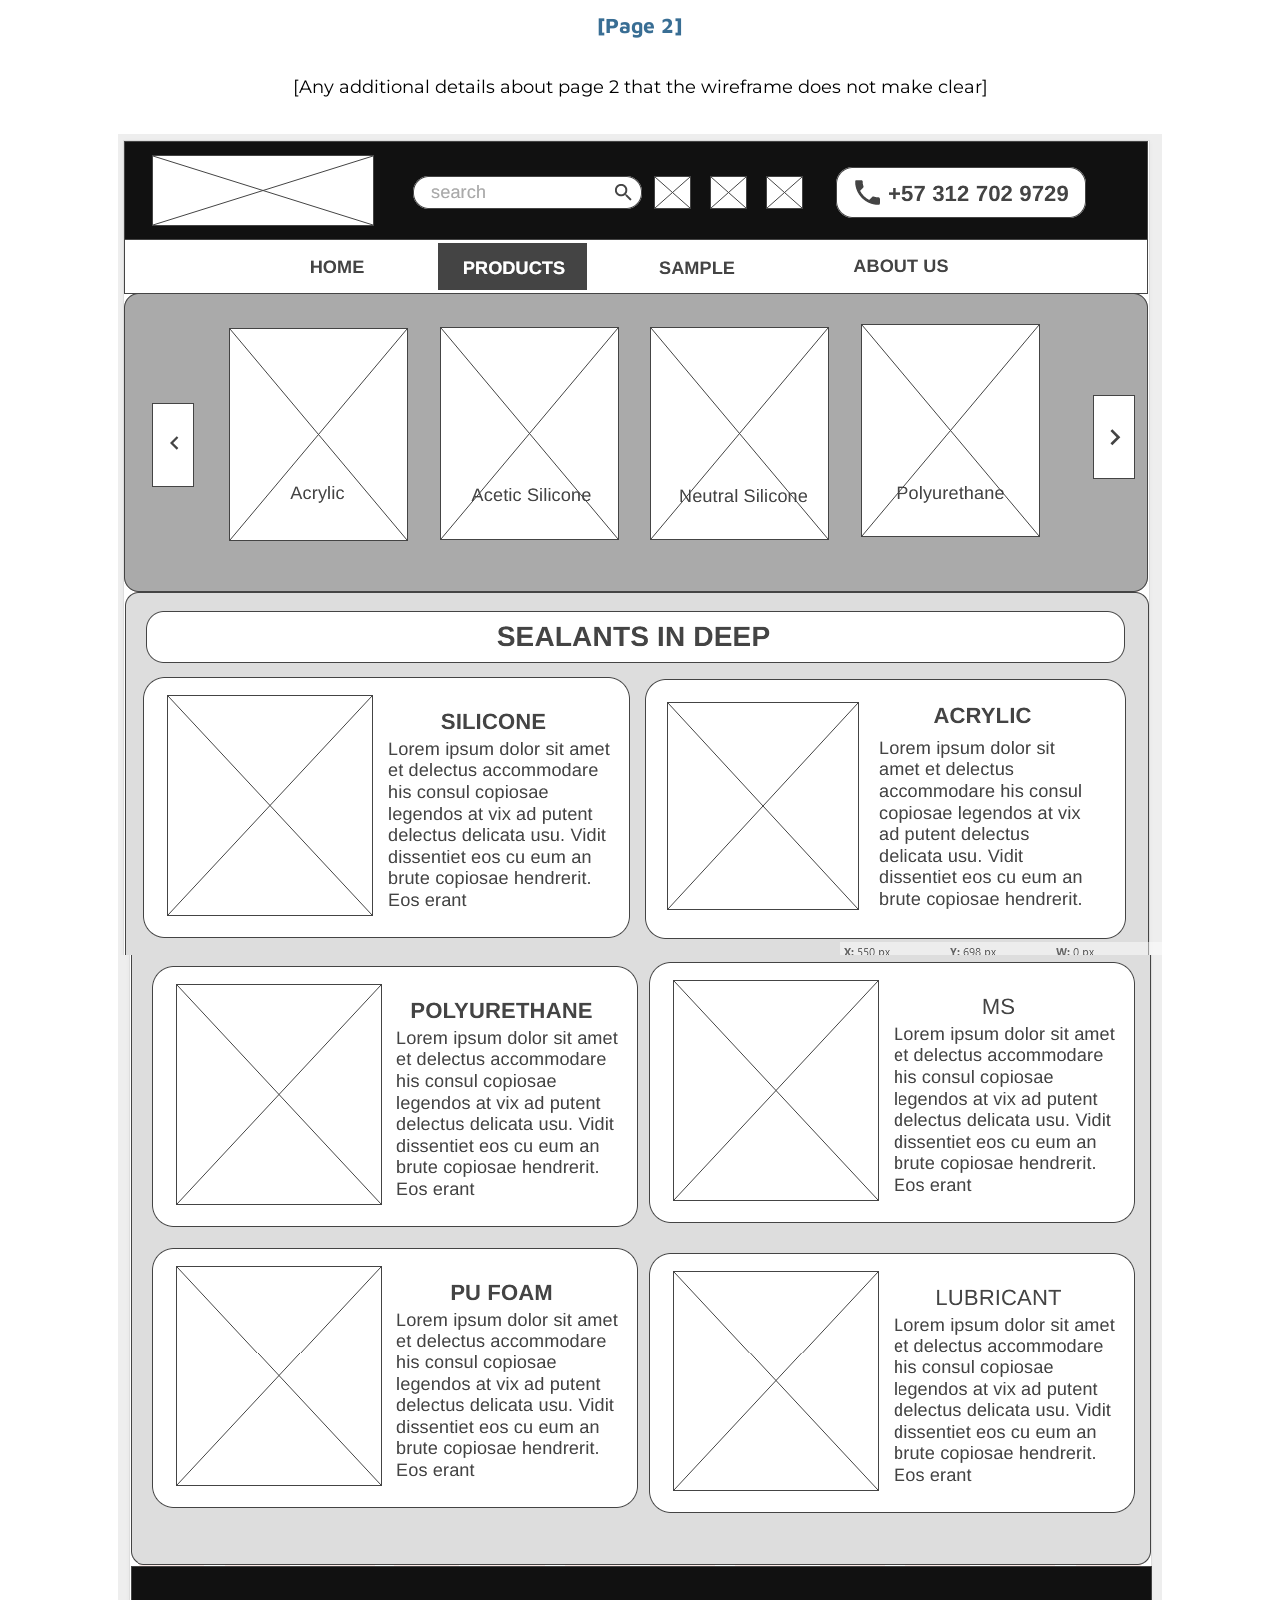
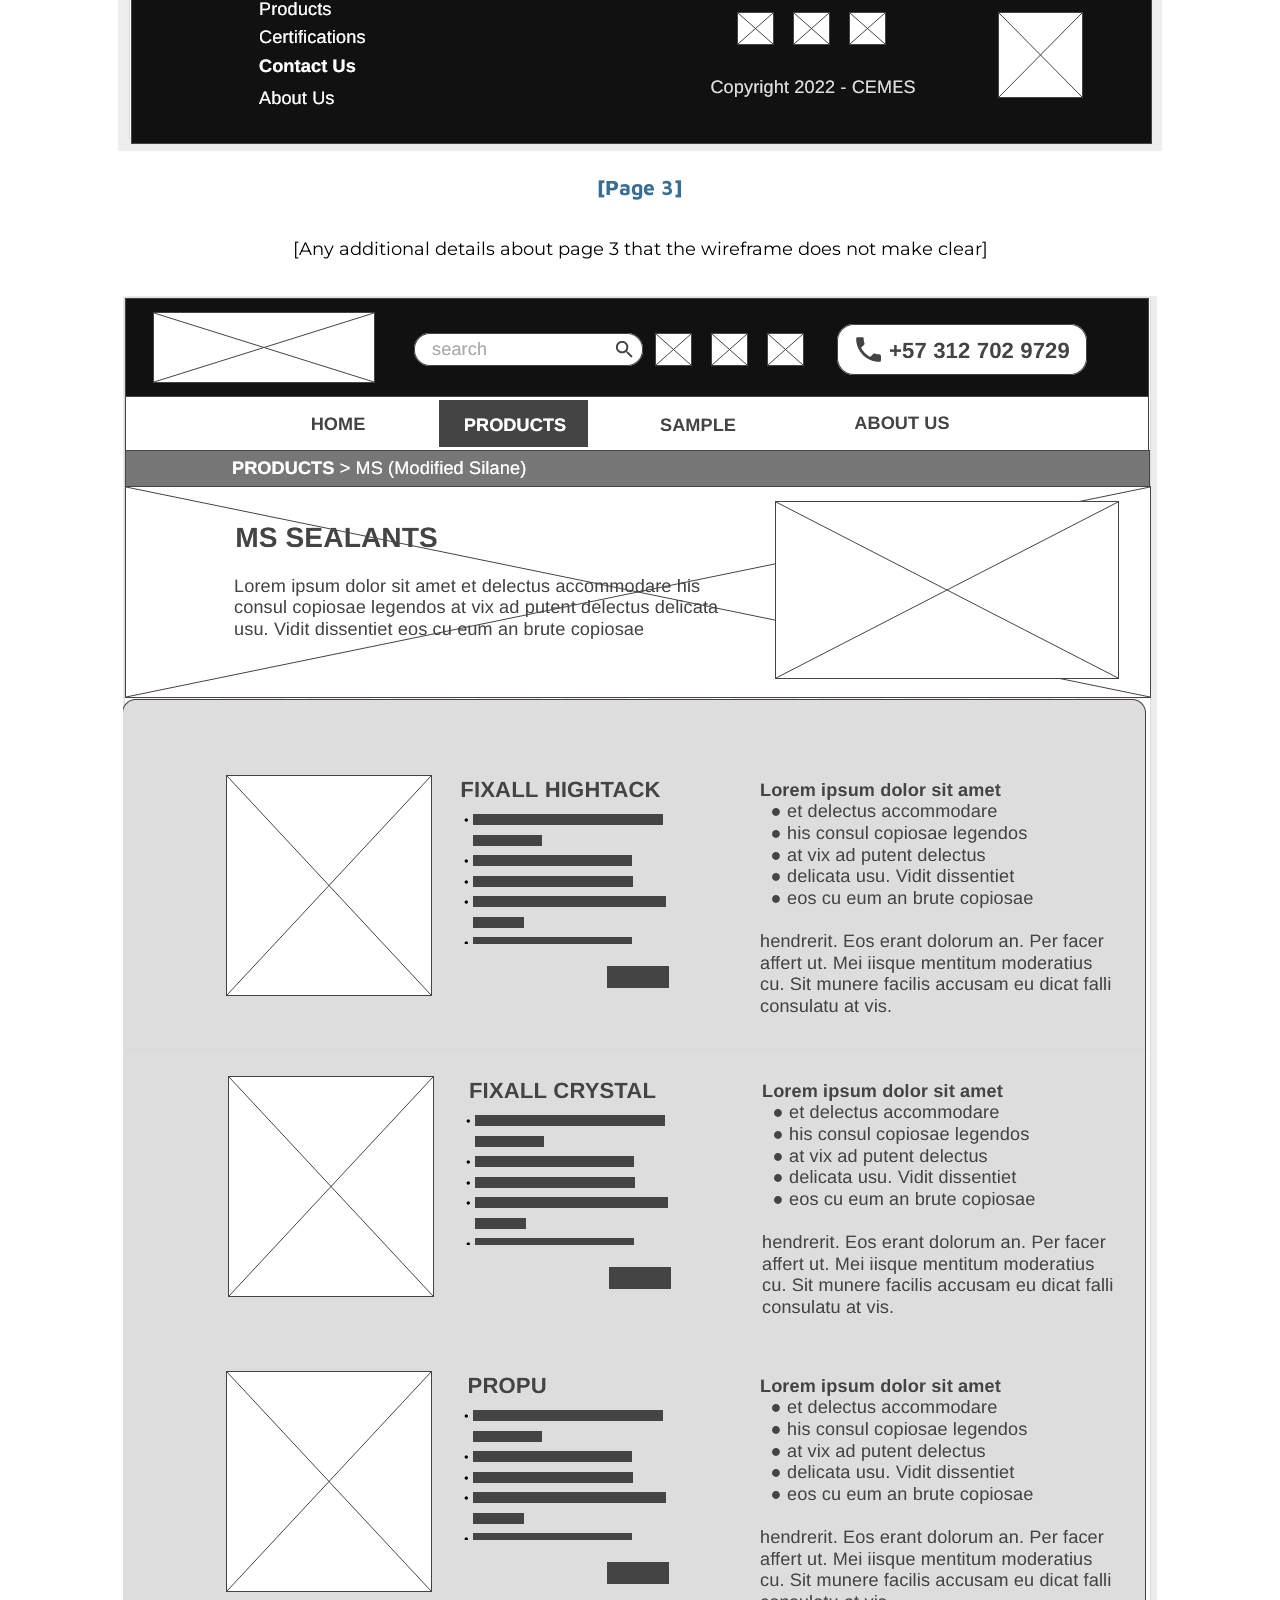
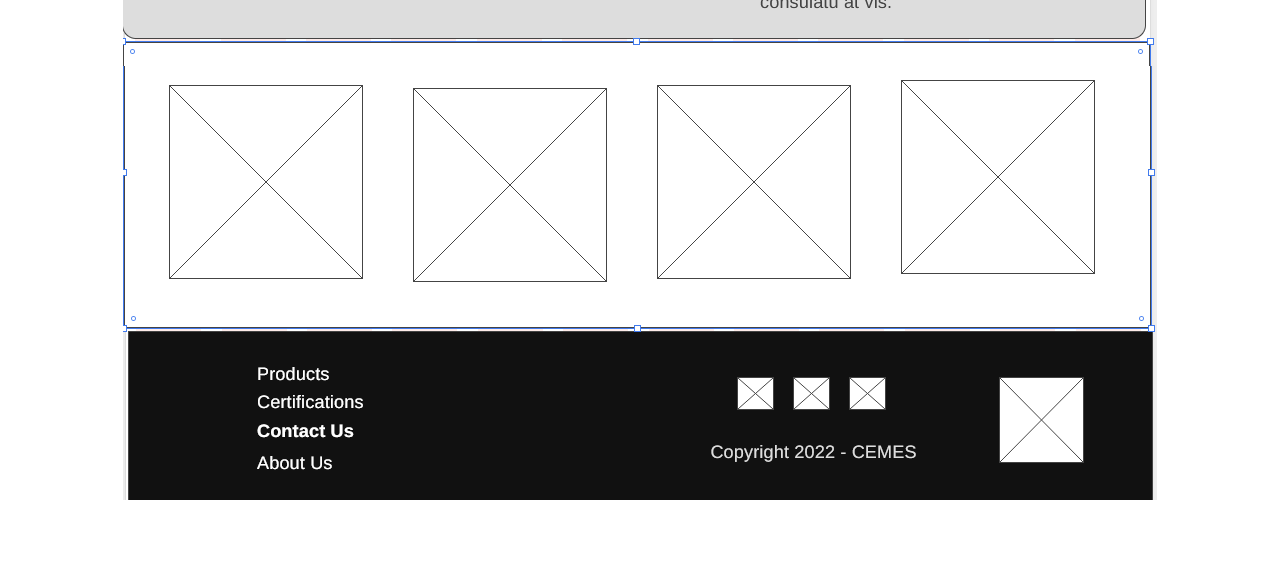
<file: cemes/site-plan.html>
<!DOCTYPE html>
<html lang="en-us">
    
  <head>
    <meta charset="utf-8">
    <title>Site Plan</title>
    <link type="text/css" rel="stylesheet" href="styles/site-plan.css">
  </head>

  <body>
    <header>
      <h1>CEMES Site Plan</h1>
      <h2>Miguel  Arcos</h2>
      <h2>WDD 130-17</h2>
      <!-- In the header above, add the name or your site, your name and class number. For example if you are in section 3 you would put WDD 130.03 -->
    </header>
    <main>
      <!-- ------------------------Steps 2-3------------------------------ -->
      <hr>
      <h2>Overview</h2>
      <h3>Purpose</h3>
      <p>If you see many products that are similar ¿what do you need to choose this that you need? The best option is comparing his characteristics with your requirements.</p>
      <p>We dedicate our time and effort to help others to do the best choice between all the possible options. Why limit your options, if you can obtain the best with your money, using the less quantity of time to decide. Our website can help to help you to evaluate and seek for the best sealant product of SOUDAL.</p>
        <p>We can show you every line of product, and demonstrate you, how you can use it to obtain the best results.
        </p>  <!-- change this -->


      <h3>Audience</h3>
      <p>Potencial clients in building area, sealant final distributors. </p>  <!-- change this -->

      <hr>
      <h2>Branding</h2>
      <h3>Website Logo</h3>
      <!-- Replace this with some sort of logo for your site.  A logo can be as simple as the name of your site in a nice font :) -->
      <img src="images/logo.png" alt="Logo image">
      <hr>
      <h2>
        Style Guide
      </h2>

      <!-- ------------------------Steps 4-8------------------------------ -->

      <h3>
        Color Palette
      </h3>
      <!--  The colors you choose for a website are one of the most important decisions you will make. Follow the instructions on the activity in iLearn then return and replace the color codes below with the hex color codes (the 6 digit numbers that show at the bottom of each color) for the colors you have chosen below.  You should have at least 2 colors but do not have to fill in all 4 if you do not need them.  -->

      <!-- Copy and paste the URL to your finished palette below Make sure to paste it into both spots -->
      Palette URL: <a href="https://coolors.co/930000-dc4618-e75023-040a1c" target="_blank">https://coolors.co/930000-dc4618-e75023-040a1c</a>


      <table class="colors">
        <tr><th>Primary</th><th>Secondary</th><th>Accent 1</th><th>Accent 2</th></tr>
        <!-- Replace the numbers in the boxes below with your hex color codes. Then switch to the site-plan.css file and change your colors there as well. -->
        <tr><td class="primary">[#dc4618]</td><td class="secondary">[#930000]</td><td class="accent1">[#040a1c]</td><td class="accent2"></td></tr>
      </table>

      <!-- ------------------------Step 9------------------------------ -->

      <h3>
        Typography
      </h3>
      <!-- Choose a font for your paragraphs (body copy) and headlines. What font(s) have you chosen? Why did you choose what you did?  Make sure to review the list of web safe fonts at W3Schools.org as a starting point.  Think also about which of your colors above you might use for background and font colors. -->

      <h4>
        Heading Font: Maven Pro  <!-- change this -->
      </h4>
      <h4>
        Paragraph Font: Montserrat  <!-- change this -->
      </h4>
      <h3>
        Normal paragraph example
      </h3>
      <p>
        Lorem ipsum dolor sit amet, consectetur adipiscing elit, sed do eiusmod tempor incididunt ut labore et dolore magna aliqua. Ut enim ad minim veniam, quis nostrud exercitation ullamco laboris nisi ut aliquip ex ea commodo consequat. Duis aute irure dolor in reprehenderit in voluptate velit esse cillum dolore eu fugiat nulla pariatur. Excepteur sint occaecat cupidatat non proident, sunt in culpa qui officia deserunt mollit anim id est laborum.
      </p>
      <h3>
        Colored paragraph example
      </h3>
      <p class="colored">
        Lorem ipsum dolor sit amet, consectetur adipiscing elit, sed do eiusmod tempor incididunt ut labore et dolore magna aliqua. Ut enim ad minim veniam, quis nostrud exercitation ullamco laboris nisi ut aliquip ex ea commodo consequat. 
      </p>

      <!-- ------------------------Step 10------------------------------ -->

      <h3>
        Navigation
      </h3>
      <!-- Think about how you want your navigation bar to look. In the site-plan.css file change the colors to your colors to get the look you desire. --> 
      <nav>
        <a href="#">Home</a>
        <a href="#">Products</a>
        <a href="#">Sealants</a>
      </nav>
      <hr>
      <h2>
        Site Map
      </h2>
      <div class="sitemap">
        <div class="sm-home">
          Home
        </div>
        <div class="sm-page2">
          Products <!-- change this -->
        </div>
        <div class="sm-page3">
          MS Sealants  <!-- change this -->
        </div>
        <!-- 
        <div class="sm-page4">
            Polyuretahne 
        </div>
        <div  class="sm-page5">
            Modified Silane (MS)
        </div>
        -->
        <div class="top">
          &nbsp;
        </div>
        <div class="left">
          &nbsp;
        </div>
        <div class="right">
          &nbsp;
        </div>

      </div>

      <!-- --------Content Section -------------- -->
      <hr>
      <h2>
        Content
      </h2>
      <h3>Home page</h3>
      <p>
        What Is a Sealant? Sealants are used for a variety of applications in the building, construction, and remodelling industries. Most notably, sealants such as polyurethane, silicone, acrylic, and polymer are used as grouting and insulating materials that fill gaps and waterproof structures to prevent damages such as cracks and leaks.
As a form of insulation, sealants also prevent air flow through building joints (e.g., windows and door frames) to regulate temperatures inside structures. Typically, sealants also have a certain amount of flexibility to allow for some structural movement and prevent damages.
In addition to serving a practical purpose, gap sealants also add to the aesthetic appeal of a structure by hiding minor imperfections that occur during the construction process. Sealant is an inexpensive and easy to apply solution that can boost the functionality and aesthetic of any structure while adding long-term value and stability.

What Is a Polyurethane Sealant?
There are different configurations of polyurethane sealants that are currently available on the market. Each one is appropriate for various uses and applications, so always be sure to read the label carefully.
With the accelerated upgrading of the construction industry, prefabricated buildings have shown a rapid development trend in recent years. As the first line of defense for external wall panel joint waterproofing, the performance of prefabricated building sealants is directly related to the waterproof effect of the project and it has attracted more and more attention.
There are many types of construction sealants on the market, according to the different basic polymers, they can be roughly divided into: silicone sealant (SR), polyurethane sealant (PU), and silane-modified polyether rubber (MS polyurethane sealers).
Here is another article about MS sealant, browse it if you want to learn more about MS silicone sealant How much do you know about the properties of MS sealant?
Here we are talking about silicone sealant VS PU sealant. Let's go though it.
What is polyurethane sealant?
Polyurethane sealant (Pu sealant) is mainly composed of polyurethane rubber and polyurethane prepolymer.
Polyurethane sealants are generally divided into two basic types, one-component and two-component
One-component Pu sealer is moisture curing type, the one-component Pu sealer is convenient for construction, but curing is slower.
Two-component Pu sealant is reaction curing type.; the two-component Pu sealant has the characteristics of fast curing and good performance, but it needs to be formulated during use, and the process is more complicated.
 


Pu sealant:

    The connection of prefabricated concrete and other building materials and the filling and sealing of construction joints.
    The sealing and caulking between the wooden frames of doors and windows and the concrete of the walls
    The adhesive caulking of lightweight structures (such as curtain walls) on buildings
    Waterproof caulking of facilities like balconies, swimming pools, and bathrooms
    Sealing of air-conditioning and other system connections
    Sealing of heat-insulating double-glazing and heat-insulating window frames, etc.
    Sealing of automobile windows, bonding of auto parts, etc.

The main use of polyurethane sealant is in civil engineering and transportation, so it has some famous names: polyurethane joint sealant, pu exterior sealer, polyurethane concrete sealer, polyurethane adhesive, polyurethane caulk for windows, polyurethane caulk for concrete, exterior polyurethane caulk, polyurethane adhesive sealant etc.

Silicone sealant：
Silicone sealant contains both organic groups and inorganic Si-O structurehas which makes it has the stable chemical properties of both inorganic and organic materials, especially in the performance of excellent UV resistance, heat resistance and aging resistance. Silicone sealant has good compatibility with silicone structural sealant, and is widely used in weather-resistant sealing of building curtain walls.
With the rapid development of the building curtain wall industry, the special sealant for large plate glass and the special sealant for point curtain wall have also come to the fore.

Every adhesive is not flawless and has small drawbacks. For example, the puncture resistance of silicone sealant is not particularly good, and the price is relatively expensive.
The curing speed of polyurethane sealant is a bit slow, and the aging resistance is not very good.
The advantages and disadvantages of pu adhesive and silicone sealant are different, and the apply environment is different.

In your purchase process, not only the advantages of the sealant, but also the disadvantages must be considered. Integrate the advantages and disadvantages together, and see how cost-effective is and in which place it can be used. If you only consider the advantages and ignore the disadvantages, you may encounter trouble in use. Be prepared to avoid difficult problems.


      </p>
      <p>Images for the Home page</p>
        <img src="images/ProductRange-1200x368.jpg" alt="image for homepage">
        <img src="images/products_diy.jpg" alt="image for homepage" width="100%">

      </ul>
      <h3>Products</h3>
      <p>
        There are many types of construction sealants on the market, according to the different basic polymers, they can be roughly divided into: silicone sealant (SR), polyurethane sealant (PU), and silane-modified polyether rubber (MS polyurethane sealers).  
        Types of Sealants: Hybrid Polymer Sealants This is an arbitrary term that refers to essentially any combination of sealants that have different chemical compounds. MS polymers are the most commonly used hybrid polymer sealants currently on the market.
Acrylic Sealants: Before the invention of silicone sealants, acrylic was the sealing material of choice for many building industry experts. Acrylic is more affordable and durable than silicone in many regards and can be used in a wide range of applications.
Silicone Sealants: Silicone is a synthetic material that’s suited for both indoor and outdoor use. It’s highly resistant to the UV rays of the sun and can withstand hours of exposure to direct sunlight without deteriorating.
Polyurethane Sealants: Polyurethane sealant is the product of the reaction of two organic compounds, glycol and an isocyanate.
      </p>
      <p>Images for the Page 2</p>
        <img src="images/soudal-1.jpg" alt="image for page">
        <img src="images/Sealants.png" alt="image for page">

      </ul>
      <h3>Silicone vs PU</h3>
      <p>
        Advantage of Pu sealant
    Excellent Abrasion resistance
    High stability, wide adjustable range of performance
    Good adhesion, good strength, and tear resistance
    Good elasticity, excellent recovery, suitable for dynamic joints
    Strong anti-aging properties, service life up to 15 ~20 years
    Excellent oil resistance
    Resistance to biological aging;
    Polyurethane sealant price is moderate
    Cold resistance, good flexibility under low temperature conditions, Pu sealant will not freeze and crack in a cold environment
    Paintable
    Wide bonding range


Disadvantage of Pu sealant
1. Poor weather resistance (compared with silicone sealant) Polyurethane caulk is not heat resistant and cannot be kept in a high temperature environment for a long time, if urethane caulk is exposed to ultraviolet rays for a long time, it will accelerate the aging of the polyurethane sealant even cracks, bubbles and other conditions occurrence
2. When using polyurethane sealant in some occasions, primer is required and cannot be applied directly.
3. Polyurethane sealant is also relatively poor in water resistance, especially alkali resistance. If it is in an alkaline water environment, it will greatly affect the use effect.
4. Bubbles may appear that caused cracks in the adhesive layer during the curing process

Modified Polyurethane Sealant is neutral curing polyurethane sealant. It is safe and environment friendly with good weatherproofing ability. It shows good adhesion to concrete, aluminum, glass, and stone materials.
What is silicone sealant?
Silicone sealant (SR) is based on polydimethoxysiloxane as the main raw material, it is formed by curing elastic silicone rubber at room temperature
Silicone sealant can be divided into by its purposes: weathering sealant, structural adhesive, ordinary silicone sealant (MS sealant), special sealant (firestop sealant) , hole filling sealant (PU foam).
We have written an article about Structural sealant vs weather sealant
 
Advantage of silicone sealant

    Strong adhesion and high tensile strength
    Weather resistance, vibration resistance, moisture resistance, UV resistance and adaptability to large changes in cold and heat
    Broad applicability
    It can realize the bonding between most building materials
    Anti-aging
    No bubbles during cure

Disadvantage of silicone sealant

    Unpaintable
    Price is relatively high
      </p>
      <p>Images for the Page 3</p>
        <img src="images/550x412.jpg" alt="image for page3">

        <img src="images/demo03.png" alt="image for page3" width="100%">

      </ul>
      <hr>
      <h2>
        Wireframes
      </h2>
      <p>
        Create three wireframes for your site. One for each page and list them here</p>

      <h3>Home</h3>
      <p>         
        [Any additional details about home that the wireframe does not make clear]
      </p>
      <img src="images/pSiteHome.png" alt="home page wireframe">

      <h3>[Page 2]</h3>
      <p>         
        [Any additional details about page 2 that the wireframe does not make clear]
      </p>
      <img src="images/sealantsPage.png" alt="page 2 wireframe">

      <h3>[Page 3]</h3>
      <p>         
        [Any additional details about page 3 that the wireframe does not make clear]
      </p>
      <img src="images/product.png" alt="page 3 wireframe">
    </main>
  </body>

</html>
</file>
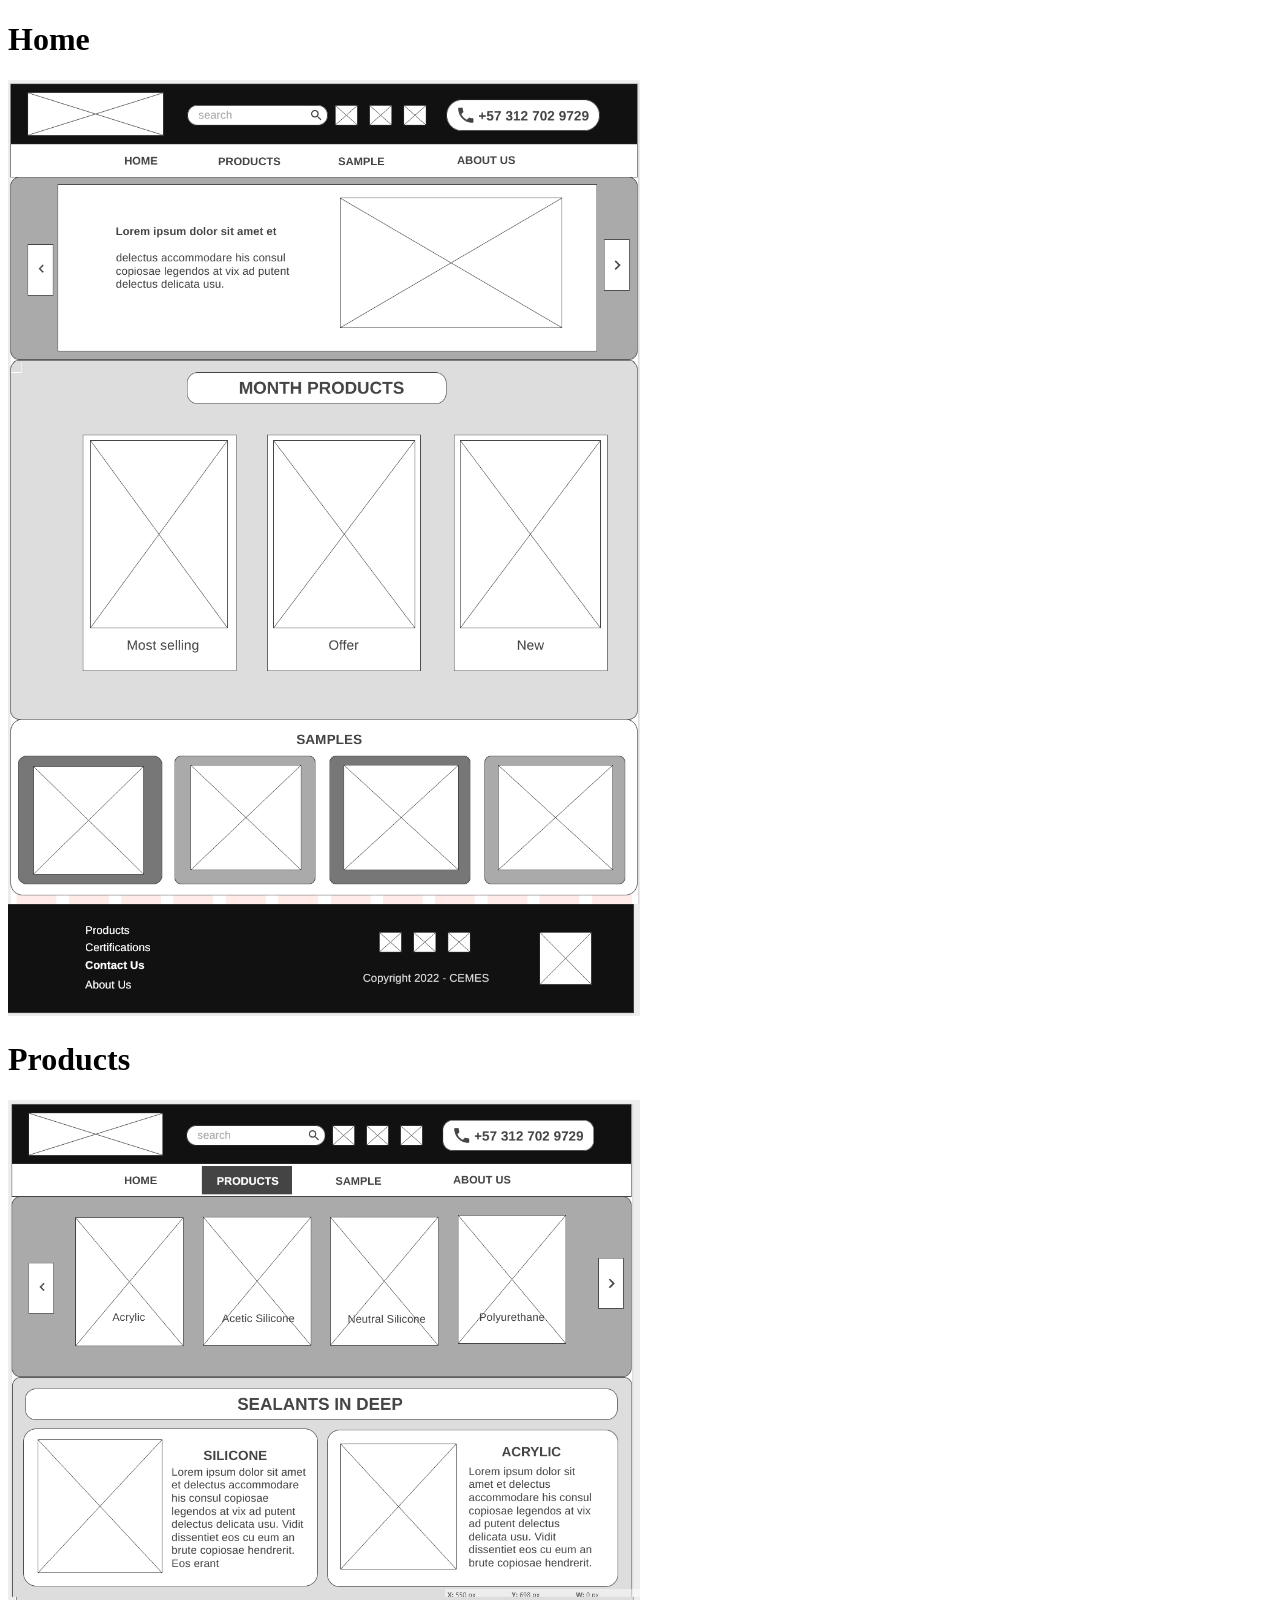
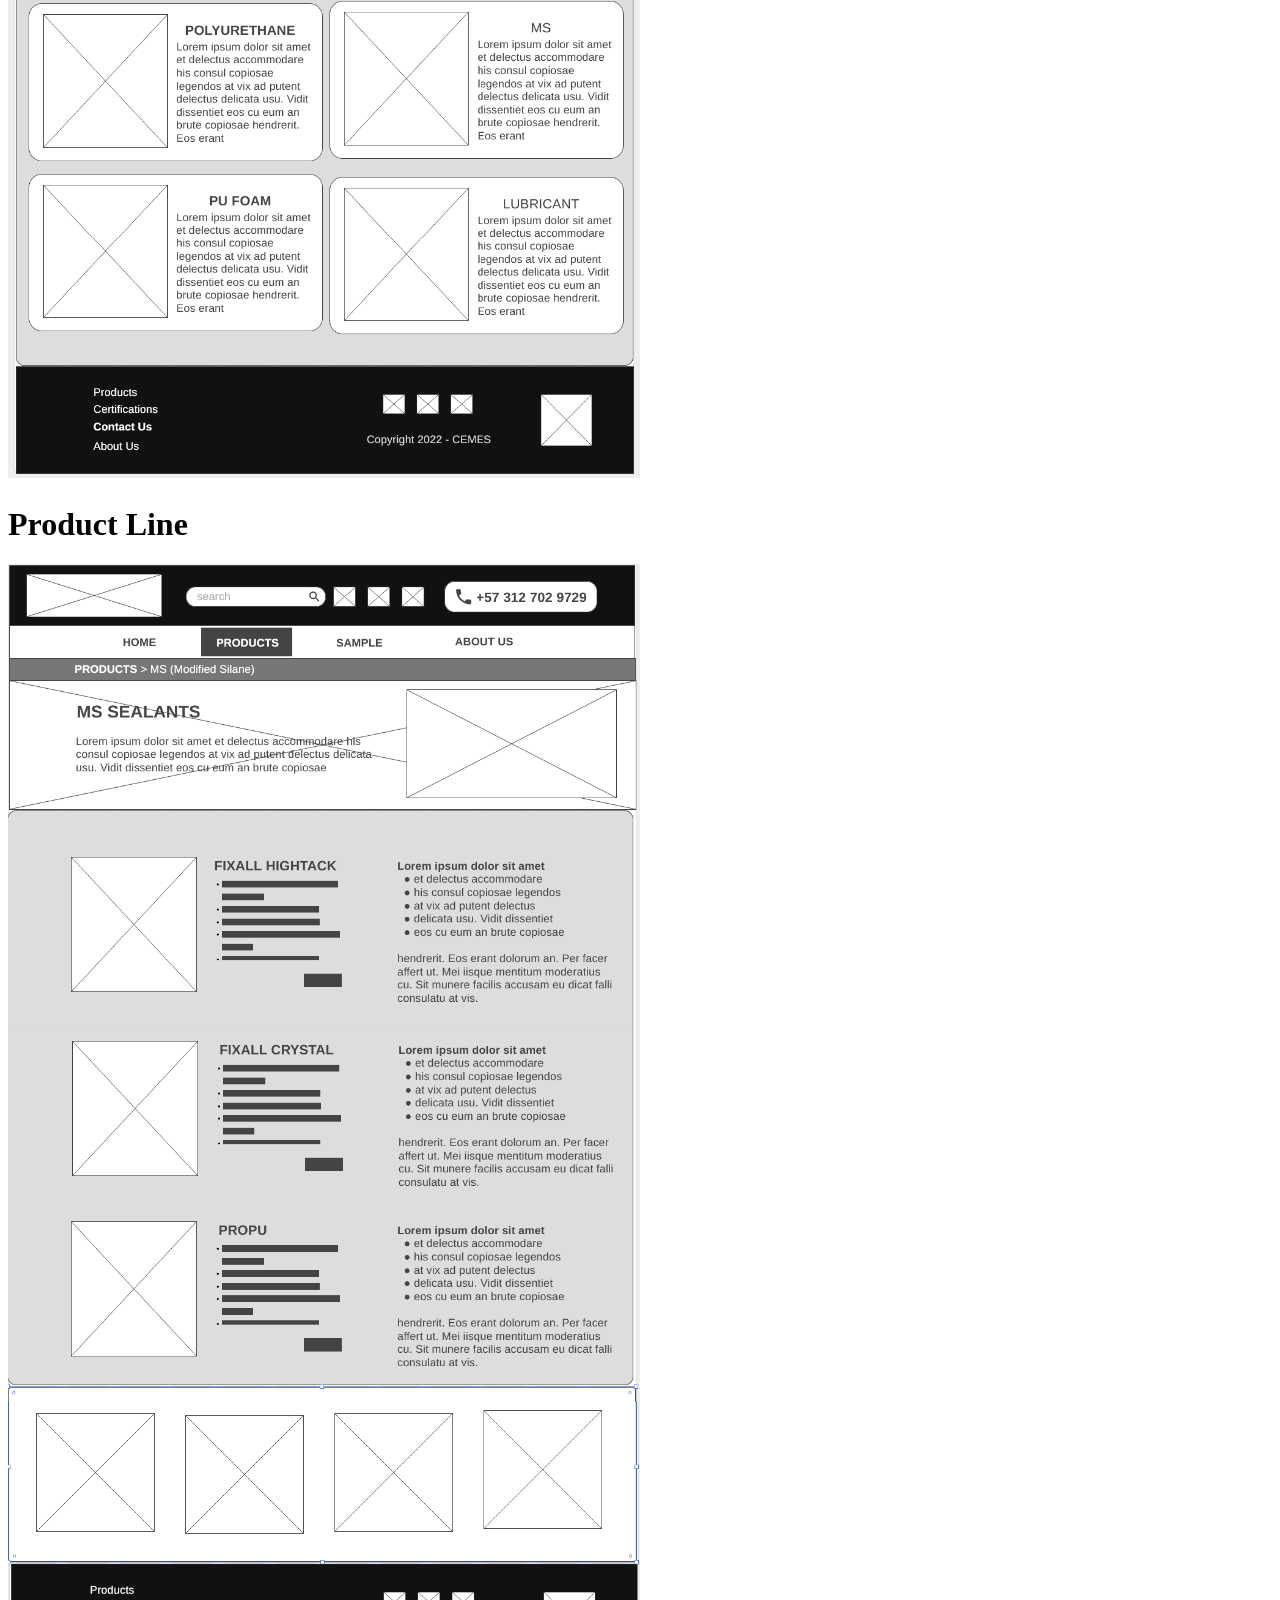
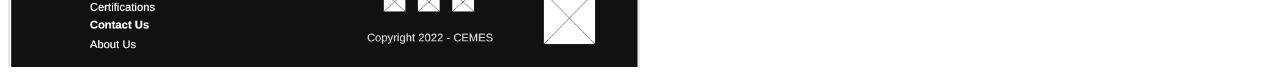
<file: cemes/wireframes.html>
<!DOCTYPE html>
<html lang="en">
<head>
    <meta charset="UTF-8">
    <meta http-equiv="X-UA-Compatible" content="IE=edge">
    <meta name="viewport" content="width=<i>, initial-scale=1.0">
    <title>Document</title>
</head>
<body>
    <h1>Home</h1>
    <img src="images/pSiteHome.png" alt="Home page" width="50%">
    <h1>Products</h1>
    <img src="images/sealantsPage.png" alt="Home page" width="50%">
    <h1>Product Line</h1>
    <img src="images/product.png" alt="Home page" width="50%">
</body>
</html>
</file>
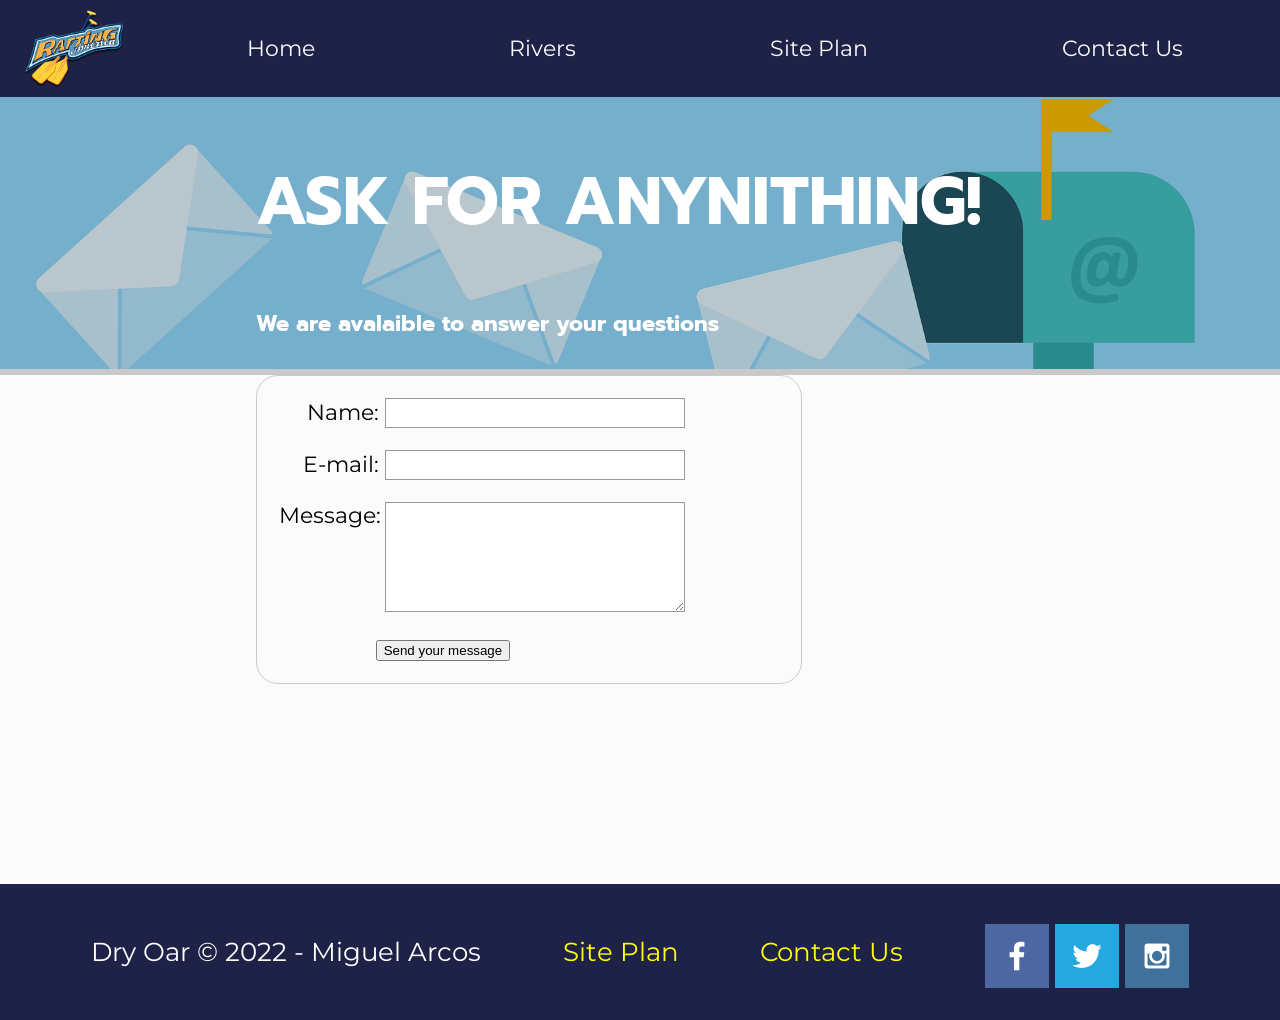
<file: wwr/contactus.html>
<!DOCTYPE html>
<html lang="en">
<head>
    <meta charset="UTF-8">
    <meta http-equiv="X-UA-Compatible" content="IE=edge">
    <meta name="viewport" content="width=device-width, initial-scale=1.0">
    <title>Rivers</title>
    <link rel="stylesheet" href="styles/styles.css">
    <style>
        

    </style>
</head>
<body>
    <div id="content" >
        <header>
            <a id="logo_link" href="index.html">
                <img class="logo" src="images/rafting.png" alt="Dry Oar Logo">
            </a>
            <nav>
                <a href="index.html">Home</a>
                <a href="rivers.html">Rivers</a>
                <a href="site-plan-rafting.html">Site Plan</a>
                <a href="contactus.html">Contact Us</a>
            </nav>
        </header>
        <div id="river">
            <div id="river-box">
                <img id="river-img" src="images/contactus.png" alt="Way to connect with Us">
            </div>
            <section id="river-msg">
                <h1>ASK FOR ANYNITHING!</h1>
                <h4>We are avalaible to answer your questions</h4>
                
            </section>
        </div>
        <main class="home-grid">
            <div id="feedback"></div>
            <form action="/my-handling-form-page" method="post">
                <ul>
                    <li>
                    <label for="name">Name:</label>
                    <input type="text" id="name" name="user_name" />
                    </li>
                    <li>
                    <label for="mail">E-mail:</label>
                    <input type="email" id="mail" name="user_email" />
                    </li>
                    <li>
                    <label for="msg">Message:</label>
                    <textarea id="msg" name="user_message"></textarea>
                    </li>
                    <li class="button">
                    <button type="submit">Send your message</button>
                    </li>
                    
                </ul>
                </form>     
     
        </main>
        <footer>
            <p>Dry Oar &copy; 2022 - Miguel Arcos </p>
            <p><a href="site-plan-rafting.html">Site Plan</a></p>
            <p><a href="contactus.html">Contact Us</a></p>
            <div class="social">
                <a href="https://facebook.com" target="_blank">
                    <img src="images/facebook.png" alt="fb icon">
                </a>
                <a href="https://twitter.com" target="_blank">
                    <img src="images/twitter.png" alt="twitter icon">
                </a>
                <a href="https://instagram.com" target="_blank">
                    <img src="images/instagram.png" alt="instagram icon">
                </a>
            </div>
        </footer>
    </div>

    <script>
        // get the feedback div element so we can do something with it.
        const feedbackElement = document.getElementById('feedback');
        // get the form so we can read what was entered in it.
        const formElement = document.forms[0];
        // add a 'listener' to wait for a submission of our form. When that happens run the code below.
        formElement.addEventListener('submit', function(e) {
            // stop the form from doing the default action.
            e.preventDefault();
            // set the contents of our feedback element to a message letting the user know the form was submitted successfully. Notice that we pull the name that was entered in the form to personalize the message!
            feedbackElement.innerHTML = 'Hello '+ formElement.user_name.value +'! Thank you for your message. We will get back with you as soon as possible!';
            // make the feedback element visible.
            feedbackElement.style.display = "block";
            // add a class to move everything down so our message doesn't cover it.
            document.body.classList.toggle('moveDown');
        });
    </script>
</body>
</html>
</file>
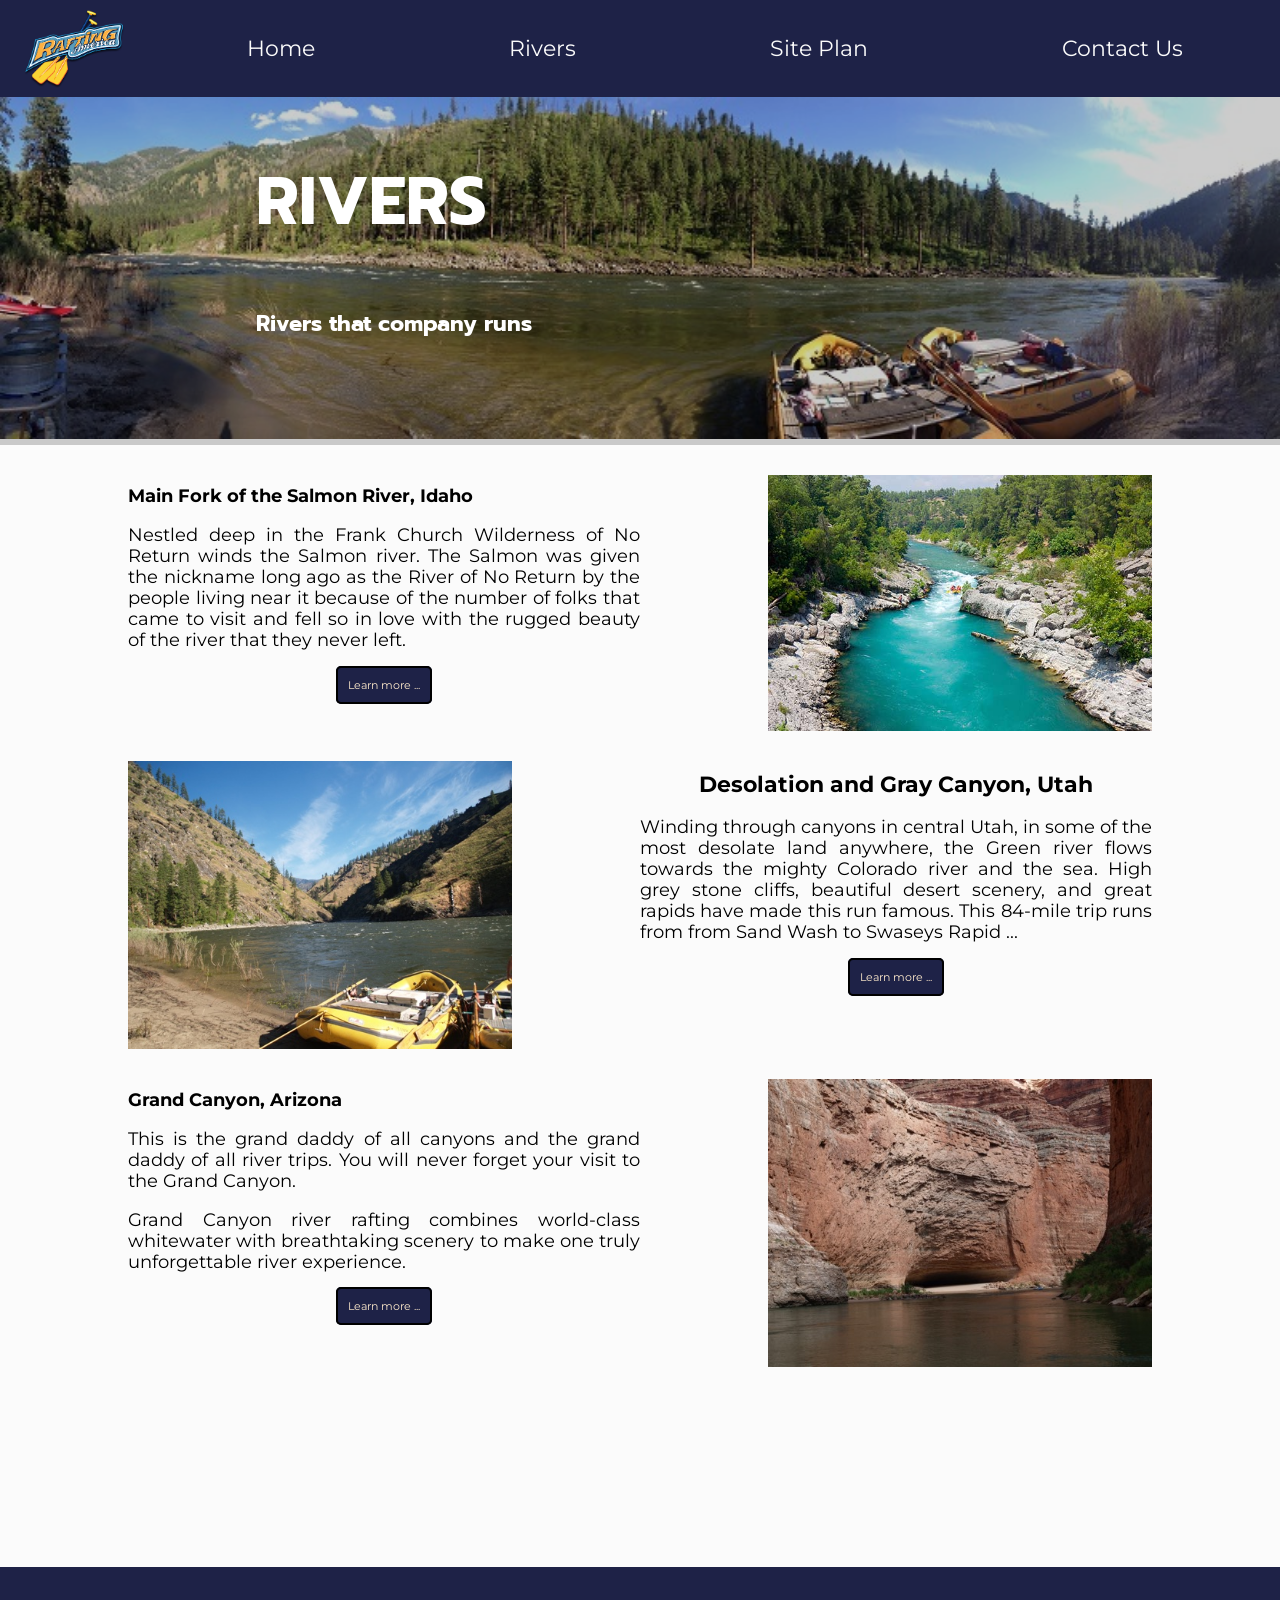
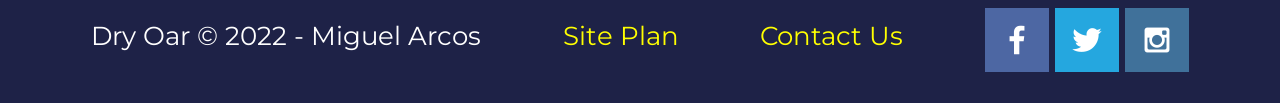
<file: wwr/rivers.html>
<!DOCTYPE html>
<html lang="en">
<head>
    <meta charset="UTF-8">
    <meta http-equiv="X-UA-Compatible" content="IE=edge">
    <meta name="viewport" content="width=device-width, initial-scale=1.0">
    <title>Rivers</title>
    <link rel="stylesheet" href="styles/styles.css">
</head>
<body>
    <div id="content" >
        <header>
            <a id="logo_link" href="index.html">
                <img class="logo" src="images/rafting.png" alt="Dry Oar Logo">
            </a>
            <nav>
                <a href="index.html">Home</a>
                <a href="rivers.html">Rivers</a>
                <a href="site-plan-rafting.html">Site Plan</a>
                <a href="contactus.html">Contact Us</a>
            </nav>
        </header>
        <div id="river">
            <div id="river-box">
                <img id="river-img" src="images/river-wide.JPG" alt="A beautiful river to visit">
            </div>
            <section id="river-msg">
                <h1>RIVERS</h1>
                <h4>Rivers that company runs</h4>
                
            </section>
        </div>
        <main class="home-grid">
            <section class="river-section">
                <h2>Main Fork of the Salmon River, Idaho</h2>
                <p>Nestled deep in the Frank Church Wilderness of No Return winds the Salmon river. The Salmon was given the nickname long ago as the River of No Return by the people living near it because of the number of folks that came to visit and fell so in love with the rugged beauty of the river that they never left. </p>
                <a href="#">Learn more ...</a>
                
            </section>
            <img class="river-img" src="images/rafting58_600.jpg" alt="tent in mountains">
            
            <img class="river-img2" src="images/salmon-boat-beach.jpg" alt="tent in mountains">
            <section class="river-section2">
                <h2>Desolation and Gray Canyon, Utah</h2>
                <p>Winding through canyons in central Utah, in some of the most desolate land anywhere, the Green river flows towards the mighty Colorado river and the sea. High grey stone cliffs, beautiful desert scenery, and great rapids have made this run famous. This 84-mile trip runs from from Sand Wash to Swaseys Rapid ...</p>
                <a href="#">Learn more ...</a>
                
            </section>
            
            <section class="river-section">
                <h2>Grand Canyon, Arizona</h2>
                <p> This is the grand daddy of all canyons and the grand daddy of all river trips. You will never forget your visit to the Grand Canyon.</p>
                <p> Grand Canyon river rafting combines world-class whitewater with breathtaking scenery to make one truly unforgettable river experience. </p>
                <a href="#">Learn more ...</a>
                
            </section>
            <img class="river-img" src="images/red-wall.jpg" alt="tent in mountains">
        </main>
        <footer>
            <p>Dry Oar &copy; 2022 - Miguel Arcos </p>
            <p><a href="site-plan-rafting.html">Site Plan</a></p>
            <p><a href="contactus.html">Contact Us</a></p>
            <div class="social">
                <a href="https://facebook.com" target="_blank">
                    <img src="images/facebook.png" alt="fb icon">
                </a>
                <a href="https://twitter.com" target="_blank">
                    <img src="images/twitter.png" alt="twitter icon">
                </a>
                <a href="https://instagram.com" target="_blank">
                    <img src="images/instagram.png" alt="instagram icon">
                </a>
            </div>
        </footer>
    </div>
</body>
</html>
</file>
<file: wwr/styles/styles.css>
@import url('https://fonts.googleapis.com/css2?family=Prompt:wght@600&display=swap');
@import url('https://fonts.googleapis.com/css2?family=Montserrat&family=Prompt:wght@600&display=swap'); 

body{
  background-color: #fbfbfb; /* #1e2247 */
  font-family: 'Montserrat', Arial, sans-serif;
  font-size: 22px;
  margin: 0;
  padding: 0;
}
#content{
    max-width: 1600px;
    margin: 0 auto;
}
#background {
    height: 725px;
    background-color: #1e2247;
}
h2 {
    margin: 0;
}
h4 {
    font-family: 'Prompt', sans-serif;
    color: #ec7c32;
}
header{
    background-color: #1e2247;
    display: grid;
    grid-template-columns: 150px auto;
}
footer{
    background-color: #1e2247;
    color: #fff;
    padding: 25px 50px;
    margin-top: 200px;
    display: flex;
    justify-content: space-around;
    align-items: center;
}
footer a {
    color: yellow;  
    text-decoration: none;
}
footer a:hover {
    color: #ec7c32;    
}
section h2{
    font-family: 'Montserrat', sans-serif;
    font-size: 1em;
}
footer p {
    font-family: 'Montserrat', sans-serif;
    font-size: 1.2em;
    color: #fff;
}
footer p a:hover {
    text-decoration: underline;
}
footer .social img {
    padding-top: 15px;
}
a{
    color: blanchedalmond;
    font-family: 'Montserrat', sans-serif;
}
nav {
    display: flex;
    justify-content: space-around;
}
nav a{
    text-align: center;
    color: #fbfbfb;
    text-decoration: none;
    padding: 35px;
}
nav a:hover{
    background-color: #cd5a0d;
    color: #b6fe00;
}

#hero {
    display: grid;
    grid-template-columns: 1fr 3fr 1fr;
    margin-top: -100px;
    background-color: rgba(0,0,0,.2);
}
#hero-img {
    width: 100%;
}
#hero-box {
    grid-column: 1/4;
    grid-row: 1/3;
    z-index: -1;
} 
#hero-msg {
    margin-top: 100px;
    margin-bottom: 60px;
    grid-column: 2/3;
    grid-row: 1/2;

}
#hero-msg h1 {
    font-size: 3em;
}
#hero-msg h1, #hero-msg h4{
    text-align: center;
    font-family: 'Prompt', sans-serif;
    color: #fff;
}
.button-box{
    text-align: center;
}
/* Added to rivers.html */
#river {
    display: grid;
    grid-template-columns: 1fr 3fr 1fr;
    /*margin-top: -100px;*/
    background-color: rgba(0,0,0,.2);
}
#river-img {
    width: 100%;
}
#river-box {
    grid-column: 1/4;
    grid-row: 1/3;
    z-index: -1;
} 
#river-msg {
    margin-top: 0px;
    margin-bottom: 0px;
    grid-column: 2/3;
    grid-row: 1/2;

}
#river-msg h1 {
    font-size: 3em;
}
#river-msg h1, #river-msg h4{
    
    font-family: 'Prompt', sans-serif;
    color: rgb(255, 255, 255);
}

.river-section {
    grid-column: 2/6;
    margin-top: 40px;
}
.river-section h2, p{
    color: #000000;
    font-size: 0.8em;
    text-align: justify;    
}
.river-section a, .river-section2 a{   
    text-align: right;
    border: solid 2px  #000000;
    padding: 10px;
    border-radius: 5px;
    background-color: #1e2247;
    font-size: 0.5em;
    text-decoration: none;
}
.river-section a:hover, .river-section2 a:hover{   
    text-align: right;
    border: solid 2px  darkblue;
    padding: 10px;
    border-radius: 5px;
    background-color: #ec7c32;
    font-size: 0.5em;
    color: darkblue;
}
.river-img {
    grid-column: 7/10;
    width: 100%;
    margin-top: 30px;
}

.river-section2 {
    grid-column: 6/10;
    margin-top: 40px;
}

.river-img2 {
    grid-column: 2/5;
    width: 100%;
    margin-top: 30px;
}
/* - - - - - - - - - -  */   

main section{
    text-align: center;
}
main section image {
    box-sizing: border-box;
}
.home-title {
    font-family: 'Prompt', sans-serif;
    color: #fbfbfb;
    font-size: 2em;
    margin-top: 10px;
}
.home-grid {
    /* border: dotted 1px black; */
    display: grid;
    grid-template-columns: repeat(10, 1fr);
}
.book, .join{
    background-color: #1e2247;
    color: #fbfbfb;
    text-decoration: none;
    font-size: 18px;
    padding: 15px 30px;
    margin-top: 50px;
    border-radius: 10px;
}
.book:hover, .join:hover {
    background-color: #ec7c32;
    color: #000000;
    border: solid 2px #1e2247;
    border-radius: 10px;
}
.msg {
    background-color: #ec7c32;
    line-height: 1.5em;
    padding:35px;
    grid-column: 6/10;
    grid-row: 6/7;
    width: 100%;
    box-shadow: 5px 5px 10px #6f7364;
}
.msg h2{
    font-family: 'Prompt', sans-serif, Verdana;
    color:#1e2247;
}
.msg p{
    font-size: .8em;
    color:#1e2247;
    font-family: 'Montserrat', sans-serif, Arial;
    padding-bottom: 15px;
}
.logo {
    width: 100px; /* changed from 50  to 100 */
    /*padding-top: 25px;  added without instr */ 
    /*padding-left: 50px;  added without instr */ 
}
#logo_link {
    padding-top: 5px;
    justify-self: center;
    align-self: center;
}
.icon {
    width: 30%;
    padding-top: 10px;
}
.rivers-card, .camping-card, .rapids-card {
    margin: 200px 0;
    grid-row: 2/3;
}
.rivers-card {
    grid-column: 2/4;
}
.camping-card {
    grid-column: 5/7;
}
.rapids-card {
    grid-column: 8/10;
}
#background {
    grid-column: 1/11;
    grid-row: 4/9;
    width: 100%;
}
.mountains {
    grid-column: 2/7;
    grid-row: 5/8;
    width: 100%;
    box-shadow: 5px 5px 10px #6f7364;
}
.card-img {
    border: 10px solid #ec7c32;
    transition: transform .5s;
    box-shadow: 5px 5px 10px #6f7364;
    width: 100%;
}
.card-img:hover {
    opacity: .6;
    transform: scale(1.1);
}

/****** ***** ******* 
.cotactus {

}
*/


form {
    grid-column: 3/9;
    
    /* Center the form on the page */
    margin: 100 auto;
    width: 500px; /* 400px original*/
    /* Form outline */
    padding: 1em;
    border: 1px solid #ccc;
    border-radius: 1em;
}

ul {
    list-style: none;
    padding: 0;
    margin: 0;
}

form li + li {
    margin-top: 1em;
}

label {
    /* Uniform size & alignment */
    display: inline-block;
    width: 100px;
    text-align: right;
}

input, textarea {
    /* To make sure that all text fields have the same font settings
    By default, textareas have a monospace font */
    font: 1em sans-serif;

    /* Uniform text field size */
    width: 300px;
    box-sizing: border-box;

    /* Match form field borders */
    border: 1px solid #999;
}

input:focus,
textarea:focus {
    /* Additional highlight for focused elements */
    border-color: #000;
}

textarea {
    /* Align multiline text fields with their labels */
    vertical-align: top;

    /* Provide space to type some text */
    height: 5em;
}

.button {
    /* Align buttons with the text fields */
    padding-left: 90px; /* same size as the label elements */
}

button {
    /* This extra margin represent roughly the same space as the space
    between the labels and their text fields */
    margin-left: 0.5em;
}
/******* ***** ******/

#feedback {
    background-color: antiquewhite;
    position: absolute;
    top: 0;
    left: 0;
    right: 0;
    padding: .5em;
    /* make this element invisible until we are ready for it */
    display: none;      
}
.moveDown {
    margin-top: 3em;
}
                    

@media screen and (max-width: 900px) {
    #hero, .home-grid {
        display: block;
        height: auto;
    }
    nav, footer {
        flex-direction: column;
    }
    nav a {
        display: block;
        padding: 15px;
    }
    #hero {
        margin-top: 0;
    }
    #hero-msg {
        margin-top: 0;
        color: #1e2247;
    }
    #hero-msg h1{
        color: #1e2247;
    }
    #hero-msg h4 {
        display: none;
    }
    .home-title {
        font-size: 25px;
        color: #6f7364;
    }
    .rivers-card, .camping-card, .rapids-card { 
        margin: 50px auto;
        width: 60%;
    }
    #background {
        display: none;
    }
    .mountains, .msg {
        width: 80%;
        display: block;
        margin: 0 auto;
    }
    footer {
        margin-top: 25px;
    }
}
</file>
<file: positionstyles.css>
/* CSS - Name: "positionstyles.css" */
/* Activity 1 styles */
.content1 {
  /* This is the parent of the activity 1 boxes. */
  display: grid;
  grid-template-columns: 1fr 1fr;
  justify-items: center;
  grid-gap: 20px;

}
.red1 { 
  width: 100%; 
  height: 100px; 
  background-color: red; 
  grid-column: 1/3;

} 
.green1 {
  width: 200px; 
  height: 200px; 
  background-color: green; 

} 
.yellow1 {
  width: 200px; 
  height: 200px; 
  background-color: gold; 
} 
.blue1 {
  width: 100%; 
  height: 100px; 
  background-color: blue; 
  grid-column: 1/3;
} 
/* Activity 2 styles */ 
.content2 {
  /* This is the parent of the activity 2 boxes. */
  display: grid;
  grid-template-columns: 100px 100px 100px 100px;

}
.red2 {
  width: 200px; 
  height: 200px; 
  background-color: red; 
} 
.green2 { 
  width: 200px; 
  height: 200px; 
  background-color: green; 
  margin-top: 100px;
} 
.yellow2 {
  width: 200px; 
  height: 200px; 
  background-color: gold; 
  margin-top: 200px;
} 
.blue2 {
  width: 200px; 
  height: 200px; 
  background-color: blue; 
  margin-top: 300px;
} 
/*     
.content2 {
  
  display: grid;
  grid-template-columns: 100px 100px 100px 100px;

}
.red2 {
  width: 200px; 
  height: 200px; 
  background-color: red; 
} 
.green2 { 
  width: 200px; 
  height: 200px; 
  background-color: green; 
  margin-top: 100px;
} 
.yellow2 {
  width: 200px; 
  height: 200px; 
  background-color: gold; 
  margin-top: 200px;
} 
.blue2 {
  width: 200px; 
  height: 200px; 
  background-color: blue; 
  margin-top: 300px;
} 
*/


/* Activity 3 styles */ 
.content3 {
  /* This is the parent of the activity 3 boxes. */
  display: grid;
  grid-template-columns: auto 200px auto;
}
.red3 {
  width: 100%; 
  height: 200px; 
  background-color: red; 
  grid-column: 1/4;
} 
.green3 {
  width: 100%; 
  height: 400px; 
  background-color: green;
} 
.yellow3 {
  width: 100%; 
  height: 400px; 
  background-color: gold; 
  grid-column: 3/4;
} 
.blue3 {
  width: 100%;
  height: 200px; 
  background-color: blue; 
  grid-column: 1/4;
} 
/* Activity 4 styles */ 
.content4 {
  /* This is the parent of the activity 4 boxes. */
  height: 400px;
  display: grid;
  grid-template-columns: 500px 500px;
}
.red4 {
  width: 100%; 
  height: 100%; 
  background-color: red; 
  grid-row: 1/4;
} 
.green4 {
  width: 100%; 
  height: 200px; 
  background-color: green; 
} 
.yellow4 {
  width: 100%; 
  height: 200px; 
  background-color: gold; 
} 
.blue4 {
  width: 100%; 
  height: 200px; 
  background-color: blue; 
} 
/* Activity 5 styles */ 
.content5 {
  /* This is the parent of the activity 5 boxes. */
  height: 400px;
}
.red5 { 
  width: 100%; 
  height: 100px; 
  background-color: red;

} 
.green5 { 
  width: 200px; 
  height: 200px; 
  background-color: #008000; 
  float: left;
} 
.yellow5 {
  width: 100%; 
  height: 300px; 
  background-color: gold; 

} 
.blue5 {
  width: 100%; 
  height: 100px; 
  background-color: blue;
} 
/* Activity 6 styles */ 
.content6 {
  /* This is the parent of the activity 6 boxes. */
  display: grid;
  grid-template-columns: repeat(6, 100px);
  border-style: solid 1px blue;
}
.red6 {
  width: 100%; 
  height: 200px; 
  background-color: red; 
  grid-column: 1/5;
  grid-row: 1/3;
  z-index: -2;
} 
.green6 {
  width: 100%; 
  height: 200px; 
  background-color: green; 
  grid-column: 1/3;
  grid-row: 5/7;
  margin-top: -100px;
} 
.yellow6 {
  width: 200px; 
  height: 100%; 
  background-color: gold; 
  grid-column: 5/7;
  grid-row: 3/7;
} 
.blue6 {
  width: 400px; 
  height: 400px; 
  background-color: blue; 
  z-index: -1;  
  grid-column: 2/6;
  grid-row: 2/6;
} 

/* Another way to do the same
.content6 {
  
  display: grid;
  grid-template-columns: 200px 200px 200px;
}
.red6 {
  width: 100%; 
  height: 200px; 
  background-color: red; 
  grid-column: 1/3;
  z-index: -2;
} 
.green6 {
  width: 100%; 
  height: 200px; 
  background-color: green; 
  grid-column: 1/2;
  grid-row: 3/4;
  margin-top: -100px;
} 
.yellow6 {
  width: 200px; 
  height: 100%; 
  background-color: gold; 
  grid-column: 3/4;
  grid-row: 2/4;

} 
.blue6 {
  width: 400px; 
  height: 400px; 
  background-color: blue; 
  z-index: -1;  
  margin-top: -100px;
  margin-left: 100px;
  grid-column: 1/2;
}
*/


/* Do not make any changes below here */
.activity {
  width: 70%; 
  margin: 20px auto; 
  font-family: Arial, sans-serif; 
  border: 1px solid black; 
  padding: 10px; 
  clear:both; 
  overflow: auto;
} 

.hint {
  border: 1px solid grey;
  background: #e0e0e0;
  padding: .5em;
  position: relative;
  margin: 1em 0;
}
.hint h3 {
  margin: 0;
}
.hint:hover {
  background: #d0d0d0;
}
.hint > div {
  display: none;
}

.hint input[type=checkbox] {
  position: absolute;
  width: 100%;
  height: 100%;
  opacity: 0;
  z-index: 1;
  cursor: pointer;
}

.hint input[type=checkbox]:checked ~ div {
  display: block;
}

.hint i {
  position: absolute;
  transform: translate(-6px, 0);
  margin-top: 16px;
  right: 10px;
  top: -3px;
}
.hint i:before, .hint i:after {
  content: "";
  position: absolute;
  background-color: black;
  width: 3px;
  height: 9px;
}
.hint i:before {
  transform: translate(2px, 0) rotate(45deg);
}
.hint i:after {
  transform: translate(-2px, 0) rotate(-45deg);
}

.hint input[type=checkbox]:checked ~ i:before {
  transform: translate(-2px, 0) rotate(45deg);
}
.hint input[type=checkbox]:checked ~ i:after {
  transform: translate(2px, 0) rotate(-45deg);
}
.hint a {
  position: relative;
  z-index: 1;
}
</file>
<file: cemes/styles/site-plan.css>
/* if you are using any Google fonts change the font names below to your fonts. 
Any spaces in your font name should be replaced with a +. 
Fonts are separated by a | */
@import url('https://fonts.googleapis.com/css?family=IM+Fell+French+Canon+SC|Lato');
@import url('https://fonts.googleapis.com/css2?family=Maven+Pro:wght@700&family=Montserrat&family=Prompt:wght@600&display=swap');
@import url('https://fonts.googleapis.com/css2?family=Montserrat&family=Prompt:wght@600&display=swap'); 
:root {
  /* change the values below to your colors from your palette */
  --primary-color: #dc4618   ;
  --secondary-color: #930000 ;
  --accent1-color: #e75023;
  --accent2-color: #040a1c;

  /* change the values below to your chosen font(s) */
  --heading-font: "Maven Pro";
  --paragraph-font: "Montserrat", Helvetica, sans-serif;

  /* these colors below should be chosen from among your palette colors above */
  --headline-color-on-white: #396E94;  /* headlines on a white background */ 
  --headline-color-on-color: white; /* headlines on a colored background */ 
  --paragraph-color-on-white: #396E94; /* paragraph text on a white background */ 
  --paragraph-color-on-color: white; /* paragraph text on a colored background */ 
  --paragraph-background-color: #dc4618  ;
  --nav-link-color: white;
  --nav-background-color: #930000;
  --nav-hover-link-color: yellow;
  --nav-hover-background-color: #040a1c;
}


/*  Look around below...but DON'T CHANGE ANYTHING! */

body {
  max-width: 1200px;
  margin: 0 auto;
  padding: 4em;
  font-size: 18px;
  text-align: center;
}
img {
  display: block;
  margin: 0 auto;
}
h1, h2, h3, h4, h5, h6 {
  font-family: var(--heading-font);
  color: var(--headline-color-on-white);
}
h2 {
  text-align: center;
}
hr {
  height: 3px;
  margin: 35px 0;
  background: var(--accent1-color);
}
header {
  padding: 1em;
  text-align: center;
  color: var(--paragraph-color-on-color);
  background-color: var(--paragraph-background-color);
}
header > h1, header > h2 {
  color: var(--headline-color-on-color);
}

p {
  font-family: var(--paragraph-font);
  color: var(--paragraph-color);
  padding: 1em;
}
.colors {
  width: 100%;
  min-width: 350px;
  margin: 30px auto;
  text-align: center;
}
.colors th {
  background-color: #999;
}
.colors td{
  width: 25%;
  height: 3em;
}

.primary {
  background-color: var(--primary-color);
}
.secondary {
  background-color: var(--secondary-color);
}
.accent1 {
  background-color: var(--accent1-color);
}
.accent2{
  background-color: var(--accent2-color);
}

p.colored {
  background-color: var(--paragraph-background-color);
  color: var(--paragraph-color-on-color);
}

nav {
  background-color: var(--nav-background-color);
  line-height: 3em;
  text-align: center;
  font-size: 1.2em;
}
nav  {
  list-style-type: none;
  display: flex;
  font-family: "Montserrat";
}
nav a {
  padding:1em;
  min-width: 120px;
  text-decoration: none;
  padding: 10px;

}
nav a:link, nav a:visited {
  color: var(--nav-link-color);
}
nav a:hover {
  color: var(--nav-hover-link-color);
  background-color: var(--nav-hover-background-color);
}

.sitemap {
  display: grid;
  justify-content: center;

  grid-template-columns: repeat(6, 15%);
  grid-template-rows: 3em 1.5em 1.5em 3em;
  grid-template-areas: ". . home home . ."
    ". . . top . ."
    ". left left right right ."
    "page2 page2 . . page3 page3";
}
.sitemap > div {

  text-align: center;

}
.sm-home {
  grid-area: home;
  background-color: #ccc;
  line-height: 3em;
}
.sm-page2 {
  grid-area: page2;
  background-color: #ccc;
  line-height: 3em;
}
.sm-page3 {
  grid-area: page3;
  background-color: #ccc;
  line-height: 3em;
}

.top {
  grid-area: top;
  border-left: 1px solid;
}

.left {
  grid-area: left;
  border-top: 1px solid;
  border-left: 1px solid;
}

.right {
  grid-area: right;
  border-top: 1px solid;
  border-right: 1px solid;
}
</file>
